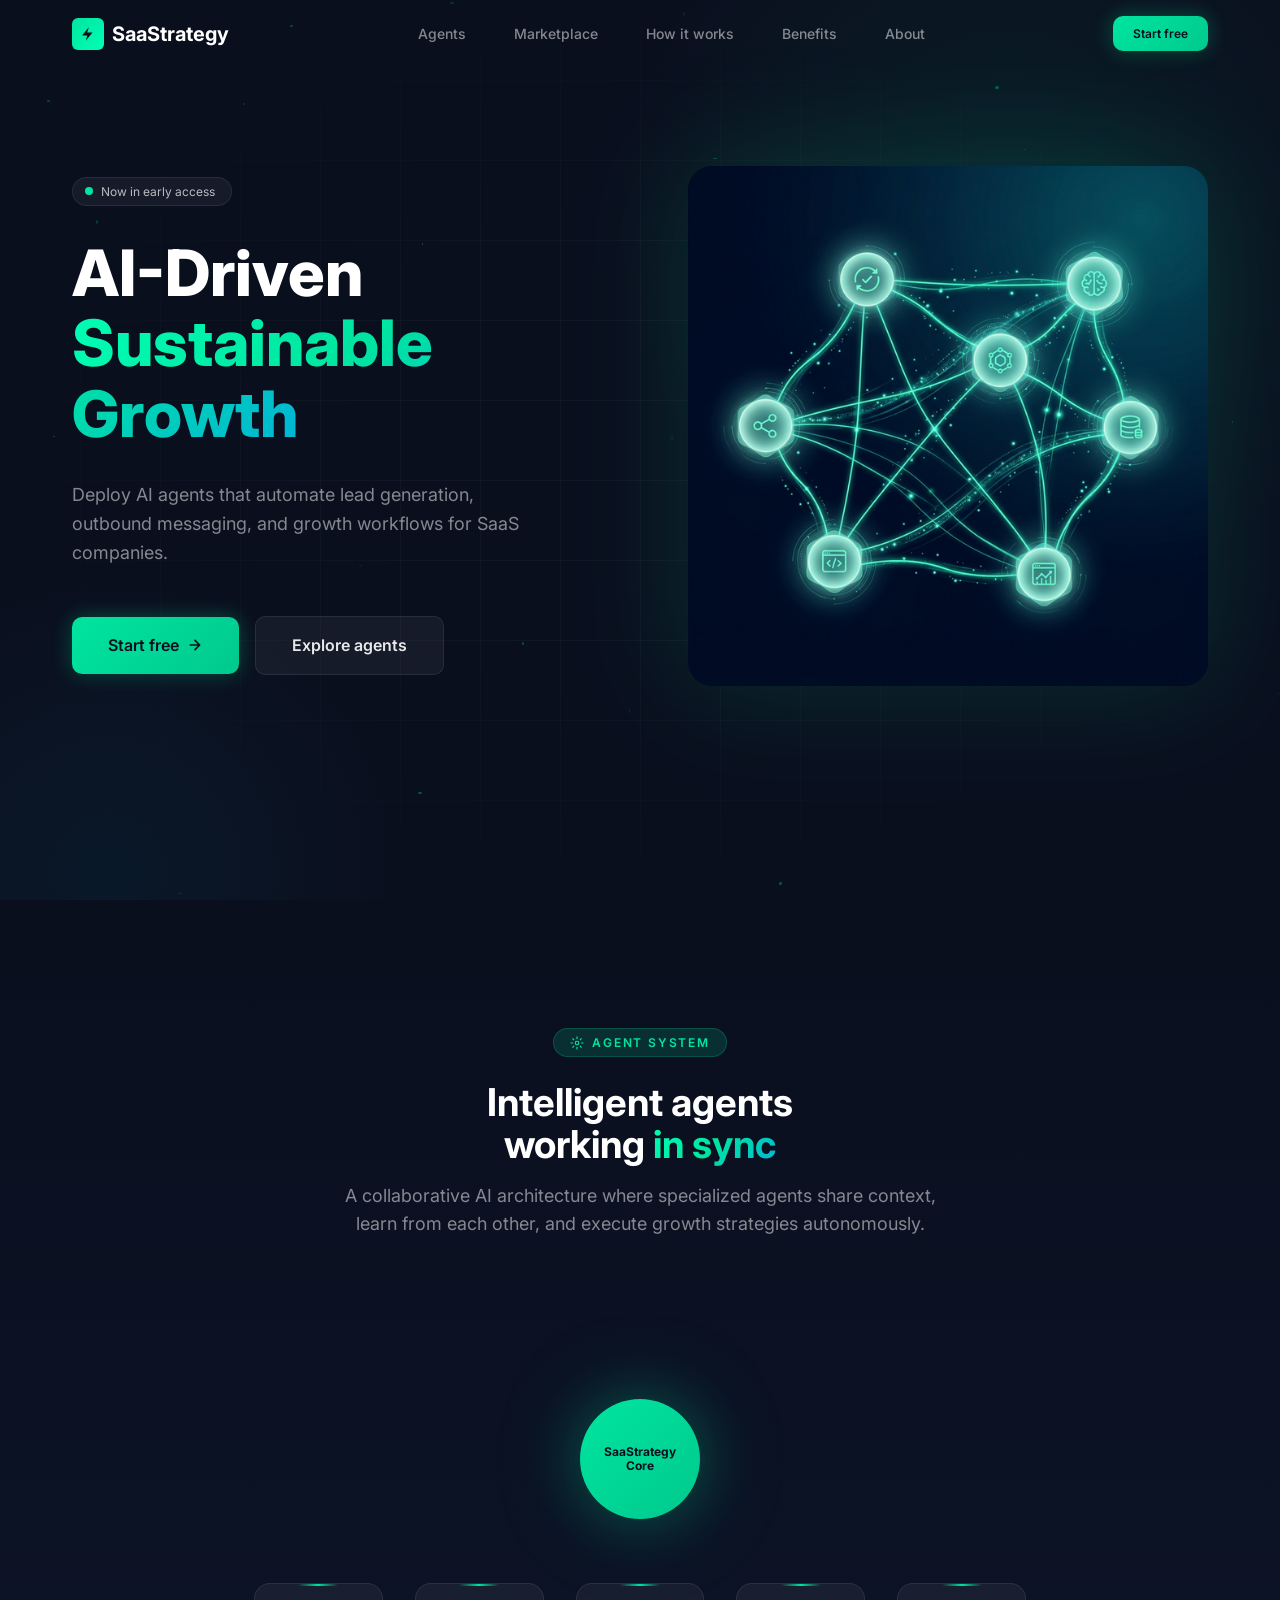
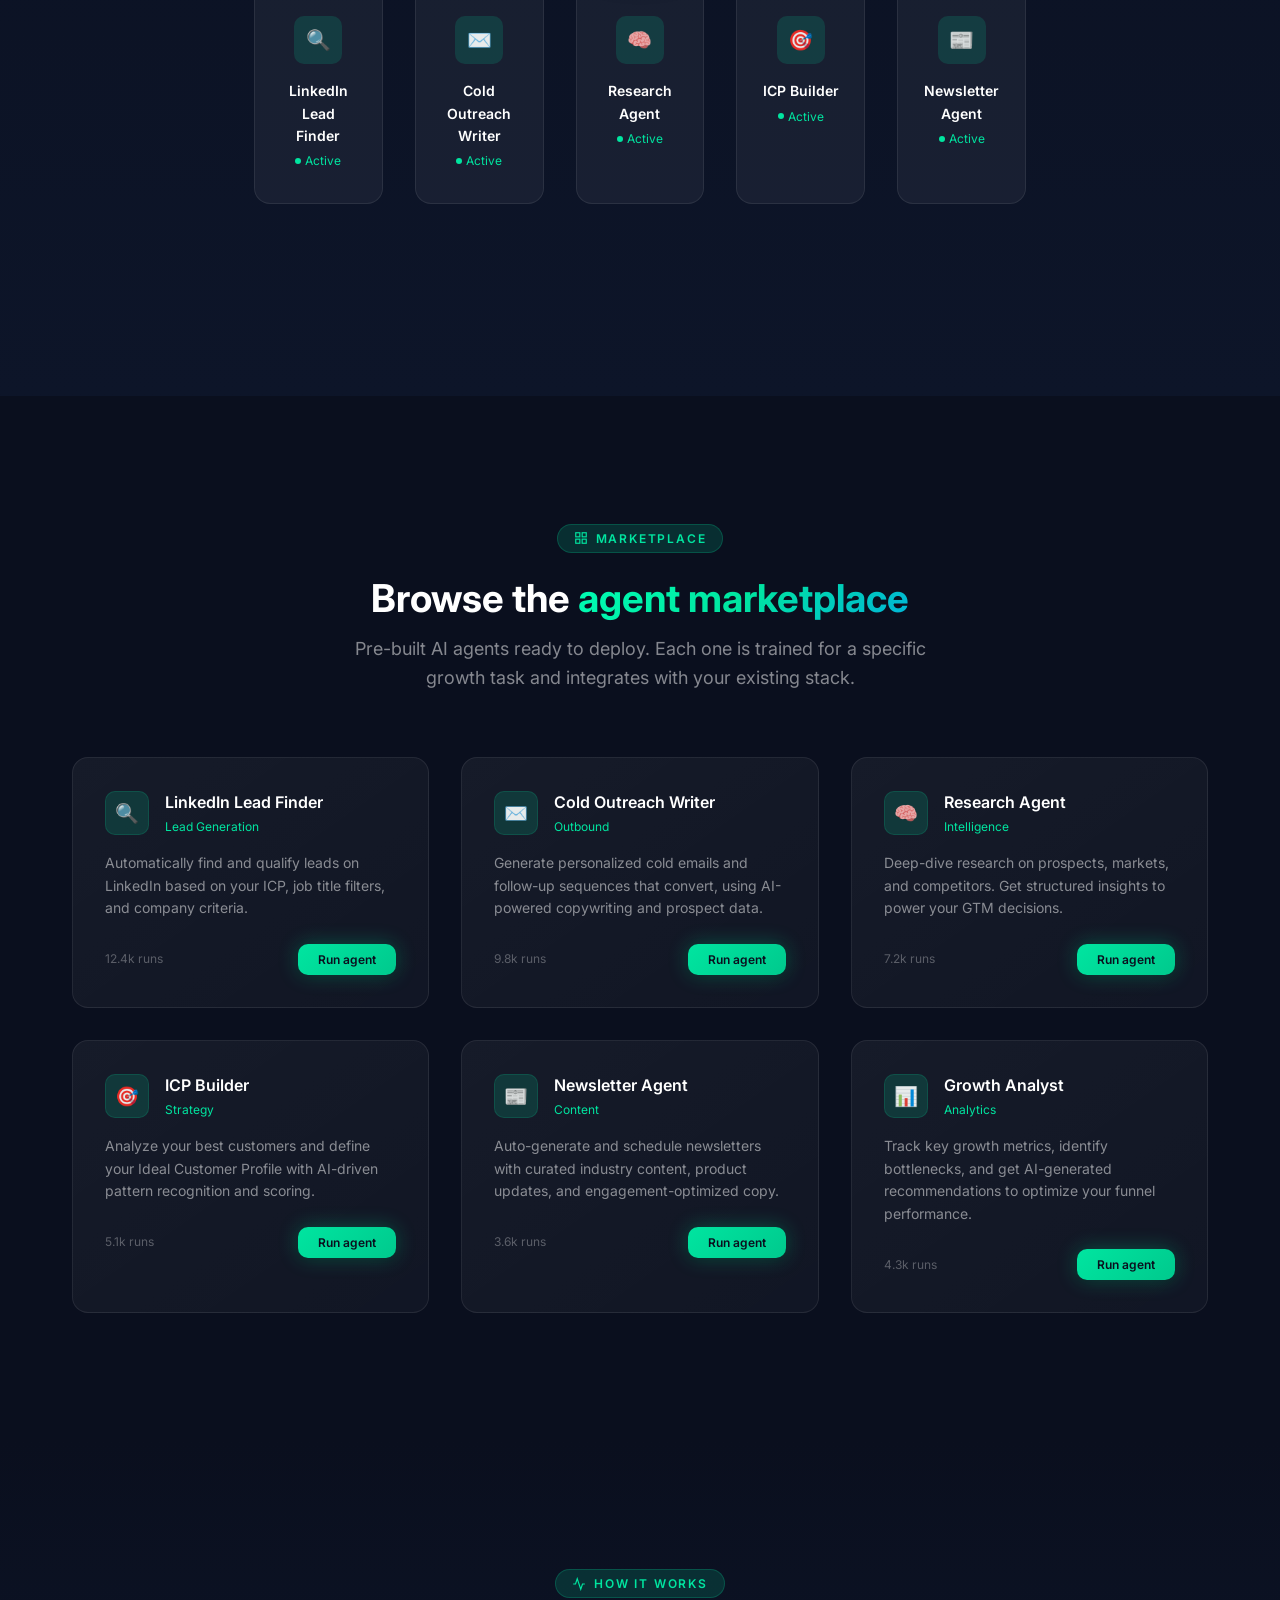
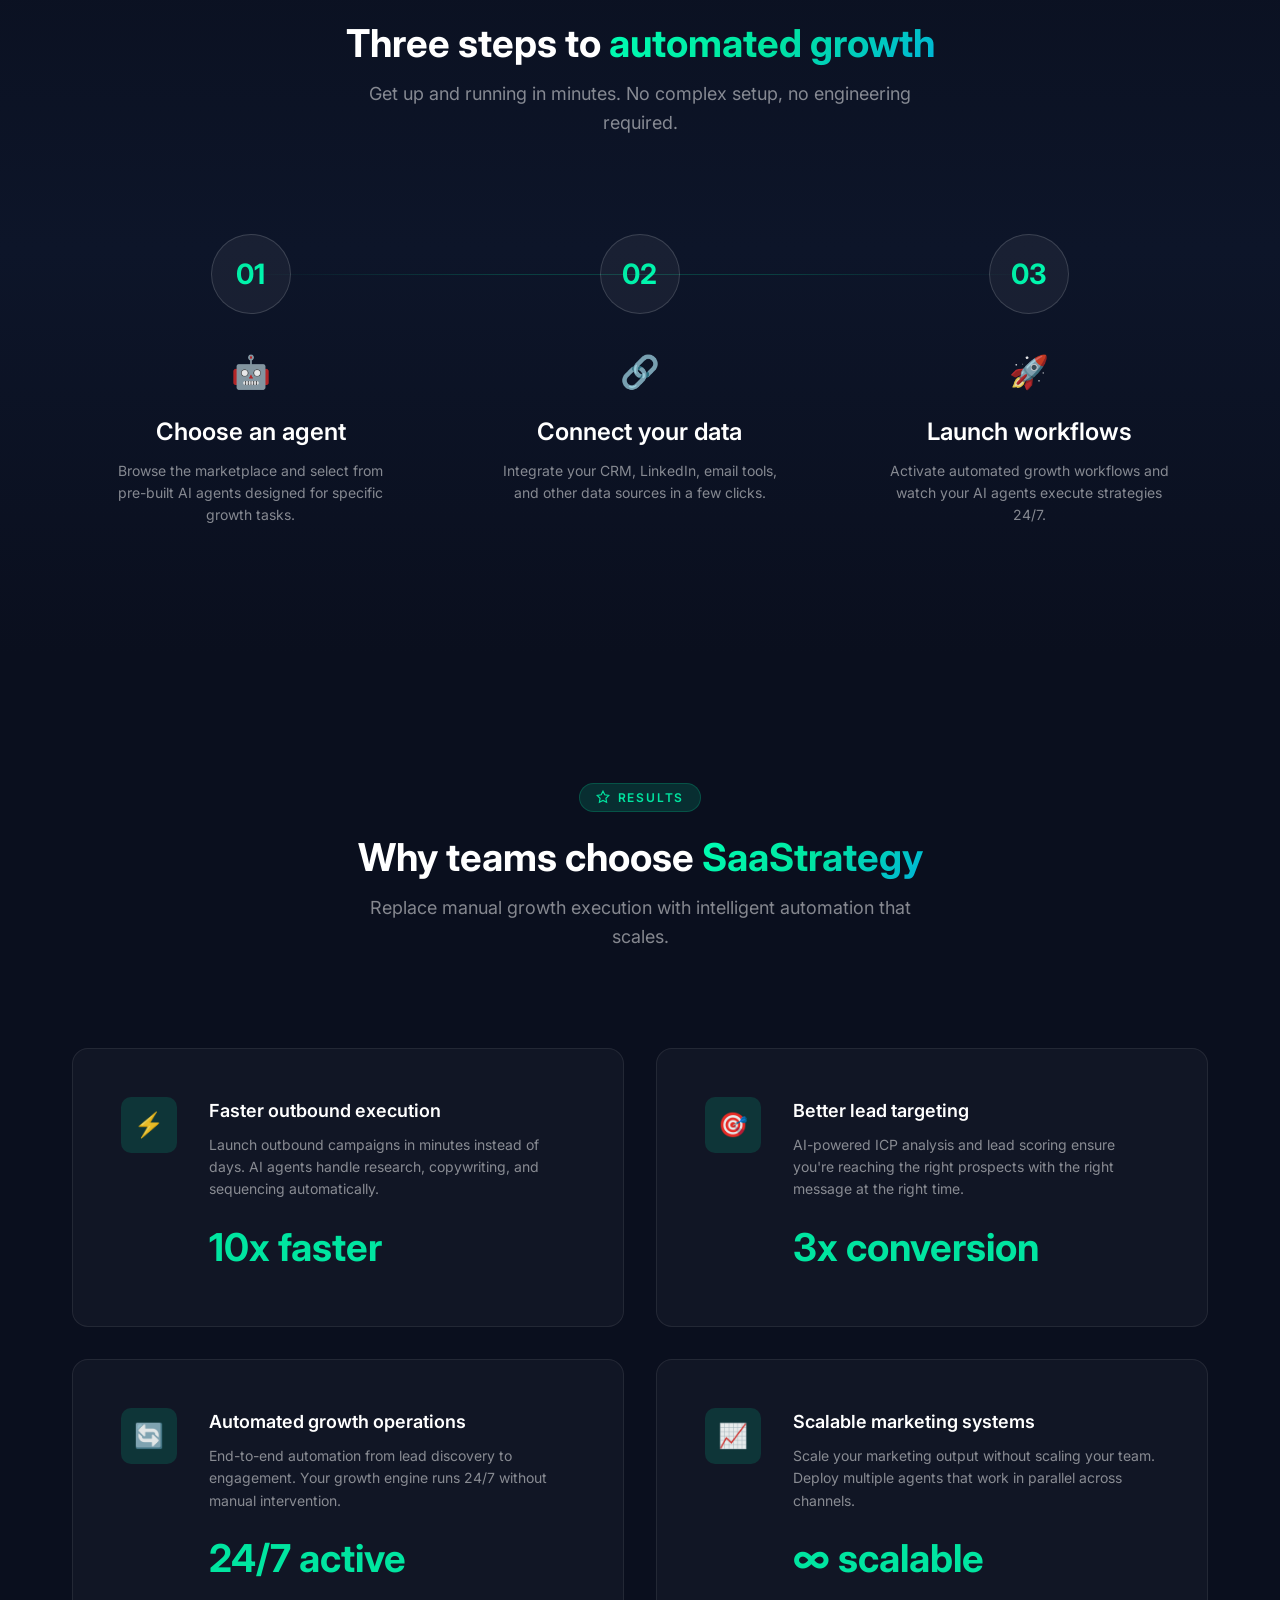
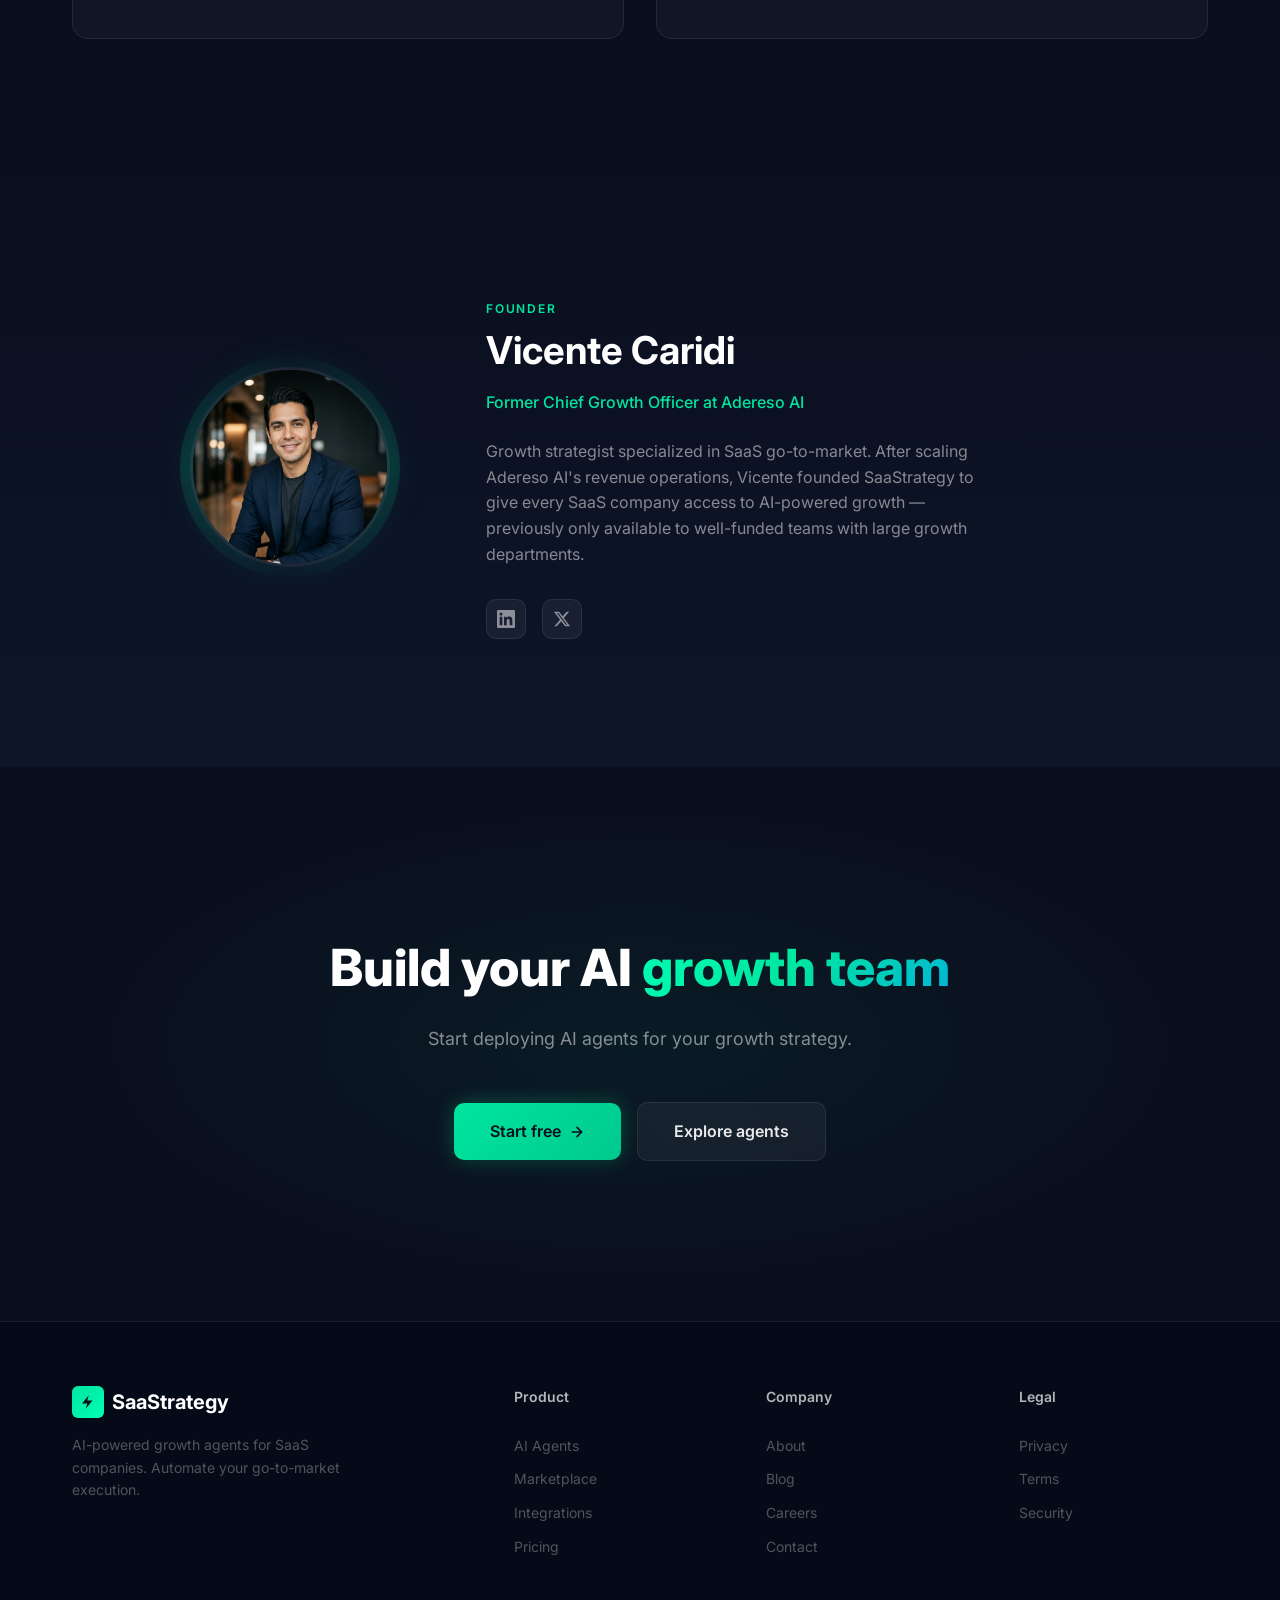
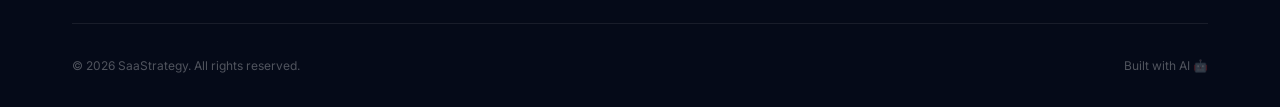
<file: index.html>
<!DOCTYPE html>
<html lang="en">

<head>
  <meta charset="UTF-8">
  <meta name="viewport" content="width=device-width, initial-scale=1.0">
  <title>SaaStrategy — AI-Driven Sustainable Growth</title>
  <meta name="description"
    content="Deploy AI agents that automate lead generation, outbound messaging, and growth workflows for SaaS companies. Build your AI growth team today.">
  <meta name="keywords" content="AI agents, SaaS growth, lead generation, outbound automation, growth strategy">
  <meta name="author" content="SaaStrategy">
  <meta property="og:title" content="SaaStrategy — AI-Driven Sustainable Growth">
  <meta property="og:description"
    content="Deploy AI agents that automate lead generation, outbound messaging, and growth workflows for SaaS companies.">
  <meta property="og:type" content="website">
  <link rel="stylesheet" href="index.css">
  <link rel="icon" type="image/svg+xml"
    href="data:image/svg+xml,<svg xmlns='http://www.w3.org/2000/svg' viewBox='0 0 100 100'><rect fill='%2300e5a0' rx='15' width='100' height='100'/><text x='50' y='68' font-size='60' text-anchor='middle' fill='%230a0f1e'>S</text></svg>">
</head>

<body>

  <!-- ============= NAVBAR ============= -->
  <nav class="navbar" id="navbar">
    <div class="container navbar__inner">
      <a href="#" class="navbar__logo">
        <div class="navbar__logo-icon">
          <svg viewBox="0 0 24 24">
            <path d="M13 3L4 14h7l-2 7 9-11h-7l2-7z" />
          </svg>
        </div>
        SaaStrategy
      </a>
      <ul class="navbar__links">
        <li><a href="#agents" class="navbar__link">Agents</a></li>
        <li><a href="#marketplace" class="navbar__link">Marketplace</a></li>
        <li><a href="#how-it-works" class="navbar__link">How it works</a></li>
        <li><a href="#benefits" class="navbar__link">Benefits</a></li>
        <li><a href="#founder" class="navbar__link">About</a></li>
      </ul>
      <div class="navbar__actions">
        <a href="https://app.saastrategy.com" class="btn btn--primary btn--sm">Start free</a>
      </div>
      <button class="navbar__hamburger" id="hamburger" aria-label="Menu">
        <span></span><span></span><span></span>
      </button>
    </div>
  </nav>

  <!-- ============= HERO ============= -->
  <section class="hero section" id="hero">
    <div class="hero__bg">
      <div class="hero__gradient-1"></div>
      <div class="hero__gradient-2"></div>
      <div class="hero__grid-lines"></div>
    </div>
    <div class="container hero__content">
      <div class="hero__text">
        <div class="hero__badge">
          <span class="hero__badge-dot"></span>
          Now in early access
        </div>
        <h1 class="hero__title">
          AI-Driven<br><span class="text-gradient">Sustainable Growth</span>
        </h1>
        <p class="hero__subtitle">
          Deploy AI agents that automate lead generation, outbound messaging, and growth workflows for SaaS companies.
        </p>
        <div class="hero__ctas">
          <a href="https://app.saastrategy.com" class="btn btn--primary btn--lg">
            Start free
            <svg width="16" height="16" viewBox="0 0 24 24" fill="none" stroke="currentColor" stroke-width="2.5"
              stroke-linecap="round" stroke-linejoin="round">
              <path d="M5 12h14M12 5l7 7-7 7" />
            </svg>
          </a>
          <a href="#agents" class="btn btn--secondary btn--lg">Explore agents</a>
        </div>
      </div>
      <div class="hero__visual">
        <img src="hero-visual.png" alt="AI Agent System Visualization">
      </div>
    </div>
  </section>

  <!-- ============= AI AGENT SYSTEM ============= -->
  <section class="agent-system section" id="agents">
    <div class="container">
      <div class="agent-system__header reveal">
        <span class="section-label">
          <svg width="14" height="14" viewBox="0 0 24 24" fill="none" stroke="currentColor" stroke-width="2">
            <circle cx="12" cy="12" r="3" />
            <path d="M12 1v4M12 19v4M4.2 4.2l2.8 2.8M17 17l2.8 2.8M1 12h4M19 12h4M4.2 19.8l2.8-2.8M17 7l2.8-2.8" />
          </svg>
          Agent System
        </span>
        <h2 class="section-title">Intelligent agents<br>working <span class="text-gradient">in sync</span></h2>
        <p class="section-subtitle mx-auto" style="text-align:center;">
          A collaborative AI architecture where specialized agents share context, learn from each other, and execute
          growth strategies autonomously.
        </p>
      </div>

      <div class="agent-system__visual reveal">
        <div class="agent-system__hub">
          <span class="agent-system__hub-text">SaaStrategy<br>Core</span>
        </div>

        <div class="agent-system__nodes">
          <div class="agent-node reveal reveal-delay-1">
            <div class="agent-node__icon">🔍</div>
            <div class="agent-node__name">LinkedIn Lead Finder</div>
            <div class="agent-node__status">Active</div>
          </div>
          <div class="agent-node reveal reveal-delay-2">
            <div class="agent-node__icon">✉️</div>
            <div class="agent-node__name">Cold Outreach Writer</div>
            <div class="agent-node__status">Active</div>
          </div>
          <div class="agent-node reveal reveal-delay-3">
            <div class="agent-node__icon">🧠</div>
            <div class="agent-node__name">Research Agent</div>
            <div class="agent-node__status">Active</div>
          </div>
          <div class="agent-node reveal reveal-delay-4">
            <div class="agent-node__icon">🎯</div>
            <div class="agent-node__name">ICP Builder</div>
            <div class="agent-node__status">Active</div>
          </div>
          <div class="agent-node reveal reveal-delay-5">
            <div class="agent-node__icon">📰</div>
            <div class="agent-node__name">Newsletter Agent</div>
            <div class="agent-node__status">Active</div>
          </div>
        </div>
      </div>
    </div>
  </section>

  <!-- ============= AGENT MARKETPLACE ============= -->
  <section class="marketplace section" id="marketplace">
    <div class="container">
      <div class="marketplace__header reveal">
        <span class="section-label">
          <svg width="14" height="14" viewBox="0 0 24 24" fill="none" stroke="currentColor" stroke-width="2">
            <rect x="3" y="3" width="7" height="7" />
            <rect x="14" y="3" width="7" height="7" />
            <rect x="3" y="14" width="7" height="7" />
            <rect x="14" y="14" width="7" height="7" />
          </svg>
          Marketplace
        </span>
        <h2 class="section-title">Browse the <span class="text-gradient">agent marketplace</span></h2>
        <p class="section-subtitle mx-auto" style="text-align:center;">
          Pre-built AI agents ready to deploy. Each one is trained for a specific growth task and integrates with your
          existing stack.
        </p>
      </div>

      <div class="marketplace__grid">
        <!-- Card 1 -->
        <div class="agent-card reveal">
          <div class="agent-card__header">
            <div class="agent-card__icon">🔍</div>
            <div>
              <div class="agent-card__name">LinkedIn Lead Finder</div>
              <div class="agent-card__tag">Lead Generation</div>
            </div>
          </div>
          <p class="agent-card__desc">Automatically find and qualify leads on LinkedIn based on your ICP, job title
            filters, and company criteria.</p>
          <div class="agent-card__footer">
            <span class="agent-card__runs">12.4k runs</span>
            <button class="btn btn--primary btn--sm">Run agent</button>
          </div>
        </div>
        <!-- Card 2 -->
        <div class="agent-card reveal reveal-delay-1">
          <div class="agent-card__header">
            <div class="agent-card__icon">✉️</div>
            <div>
              <div class="agent-card__name">Cold Outreach Writer</div>
              <div class="agent-card__tag">Outbound</div>
            </div>
          </div>
          <p class="agent-card__desc">Generate personalized cold emails and follow-up sequences that convert, using
            AI-powered copywriting and prospect data.</p>
          <div class="agent-card__footer">
            <span class="agent-card__runs">9.8k runs</span>
            <button class="btn btn--primary btn--sm">Run agent</button>
          </div>
        </div>
        <!-- Card 3 -->
        <div class="agent-card reveal reveal-delay-2">
          <div class="agent-card__header">
            <div class="agent-card__icon">🧠</div>
            <div>
              <div class="agent-card__name">Research Agent</div>
              <div class="agent-card__tag">Intelligence</div>
            </div>
          </div>
          <p class="agent-card__desc">Deep-dive research on prospects, markets, and competitors. Get structured insights
            to power your GTM decisions.</p>
          <div class="agent-card__footer">
            <span class="agent-card__runs">7.2k runs</span>
            <button class="btn btn--primary btn--sm">Run agent</button>
          </div>
        </div>
        <!-- Card 4 -->
        <div class="agent-card reveal">
          <div class="agent-card__header">
            <div class="agent-card__icon">🎯</div>
            <div>
              <div class="agent-card__name">ICP Builder</div>
              <div class="agent-card__tag">Strategy</div>
            </div>
          </div>
          <p class="agent-card__desc">Analyze your best customers and define your Ideal Customer Profile with AI-driven
            pattern recognition and scoring.</p>
          <div class="agent-card__footer">
            <span class="agent-card__runs">5.1k runs</span>
            <button class="btn btn--primary btn--sm">Run agent</button>
          </div>
        </div>
        <!-- Card 5 -->
        <div class="agent-card reveal reveal-delay-1">
          <div class="agent-card__header">
            <div class="agent-card__icon">📰</div>
            <div>
              <div class="agent-card__name">Newsletter Agent</div>
              <div class="agent-card__tag">Content</div>
            </div>
          </div>
          <p class="agent-card__desc">Auto-generate and schedule newsletters with curated industry content, product
            updates, and engagement-optimized copy.</p>
          <div class="agent-card__footer">
            <span class="agent-card__runs">3.6k runs</span>
            <button class="btn btn--primary btn--sm">Run agent</button>
          </div>
        </div>
        <!-- Card 6 -->
        <div class="agent-card reveal reveal-delay-2">
          <div class="agent-card__header">
            <div class="agent-card__icon">📊</div>
            <div>
              <div class="agent-card__name">Growth Analyst</div>
              <div class="agent-card__tag">Analytics</div>
            </div>
          </div>
          <p class="agent-card__desc">Track key growth metrics, identify bottlenecks, and get AI-generated
            recommendations to optimize your funnel performance.</p>
          <div class="agent-card__footer">
            <span class="agent-card__runs">4.3k runs</span>
            <button class="btn btn--primary btn--sm">Run agent</button>
          </div>
        </div>
      </div>
    </div>
  </section>

  <!-- ============= HOW IT WORKS ============= -->
  <section class="how-it-works section" id="how-it-works">
    <div class="container">
      <div class="how-it-works__header reveal">
        <span class="section-label">
          <svg width="14" height="14" viewBox="0 0 24 24" fill="none" stroke="currentColor" stroke-width="2">
            <polyline points="22 12 18 12 15 21 9 3 6 12 2 12" />
          </svg>
          How it works
        </span>
        <h2 class="section-title">Three steps to <span class="text-gradient">automated growth</span></h2>
        <p class="section-subtitle mx-auto" style="text-align:center;">
          Get up and running in minutes. No complex setup, no engineering required.
        </p>
      </div>

      <div class="how-it-works__steps">
        <div class="step-card reveal">
          <div class="step-card__number"><span>01</span></div>
          <div class="step-card__icon">🤖</div>
          <h3 class="step-card__title">Choose an agent</h3>
          <p class="step-card__desc">Browse the marketplace and select from pre-built AI agents designed for specific
            growth tasks.</p>
        </div>
        <div class="step-card reveal reveal-delay-2">
          <div class="step-card__number"><span>02</span></div>
          <div class="step-card__icon">🔗</div>
          <h3 class="step-card__title">Connect your data</h3>
          <p class="step-card__desc">Integrate your CRM, LinkedIn, email tools, and other data sources in a few clicks.
          </p>
        </div>
        <div class="step-card reveal reveal-delay-4">
          <div class="step-card__number"><span>03</span></div>
          <div class="step-card__icon">🚀</div>
          <h3 class="step-card__title">Launch workflows</h3>
          <p class="step-card__desc">Activate automated growth workflows and watch your AI agents execute strategies
            24/7.</p>
        </div>
      </div>
    </div>
  </section>

  <!-- ============= BENEFITS ============= -->
  <section class="benefits section" id="benefits">
    <div class="container">
      <div class="benefits__header reveal">
        <span class="section-label">
          <svg width="14" height="14" viewBox="0 0 24 24" fill="none" stroke="currentColor" stroke-width="2">
            <path d="M12 2l3.09 6.26L22 9.27l-5 4.87 1.18 6.88L12 17.77l-6.18 3.25L7 14.14 2 9.27l6.91-1.01L12 2z" />
          </svg>
          Results
        </span>
        <h2 class="section-title">Why teams choose <span class="text-gradient">SaaStrategy</span></h2>
        <p class="section-subtitle mx-auto" style="text-align:center;">
          Replace manual growth execution with intelligent automation that scales.
        </p>
      </div>

      <div class="benefits__grid">
        <div class="benefit-card reveal">
          <div class="benefit-card__icon">⚡</div>
          <div>
            <h3 class="benefit-card__title">Faster outbound execution</h3>
            <p class="benefit-card__desc">Launch outbound campaigns in minutes instead of days. AI agents handle
              research, copywriting, and sequencing automatically.</p>
            <div class="benefit-card__stat">10x faster</div>
          </div>
        </div>
        <div class="benefit-card reveal reveal-delay-1">
          <div class="benefit-card__icon">🎯</div>
          <div>
            <h3 class="benefit-card__title">Better lead targeting</h3>
            <p class="benefit-card__desc">AI-powered ICP analysis and lead scoring ensure you're reaching the right
              prospects with the right message at the right time.</p>
            <div class="benefit-card__stat">3x conversion</div>
          </div>
        </div>
        <div class="benefit-card reveal reveal-delay-2">
          <div class="benefit-card__icon">🔄</div>
          <div>
            <h3 class="benefit-card__title">Automated growth operations</h3>
            <p class="benefit-card__desc">End-to-end automation from lead discovery to engagement. Your growth engine
              runs 24/7 without manual intervention.</p>
            <div class="benefit-card__stat">24/7 active</div>
          </div>
        </div>
        <div class="benefit-card reveal reveal-delay-3">
          <div class="benefit-card__icon">📈</div>
          <div>
            <h3 class="benefit-card__title">Scalable marketing systems</h3>
            <p class="benefit-card__desc">Scale your marketing output without scaling your team. Deploy multiple agents
              that work in parallel across channels.</p>
            <div class="benefit-card__stat">∞ scalable</div>
          </div>
        </div>
      </div>
    </div>
  </section>

  <!-- ============= FOUNDER ============= -->
  <section class="founder section" id="founder">
    <div class="container">
      <div class="founder__inner reveal">
        <div class="founder__image-wrapper">
          <div class="founder__image-glow"></div>
          <img src="founder.png" alt="Vicente Caridi" class="founder__image">
        </div>
        <div class="founder__info">
          <span class="founder__label">Founder</span>
          <h2 class="founder__name">Vicente Caridi</h2>
          <p class="founder__role">Former Chief Growth Officer at Adereso AI</p>
          <p class="founder__bio">
            Growth strategist specialized in SaaS go-to-market. After scaling Adereso AI's revenue operations, Vicente
            founded SaaStrategy to give every SaaS company access to AI-powered growth — previously only available to
            well-funded teams with large growth departments.
          </p>
          <div class="founder__socials">
            <a href="#" class="founder__social-link" aria-label="LinkedIn">
              <svg width="18" height="18" viewBox="0 0 24 24" fill="currentColor">
                <path
                  d="M20.447 20.452h-3.554v-5.569c0-1.328-.027-3.037-1.852-3.037-1.853 0-2.136 1.445-2.136 2.939v5.667H9.351V9h3.414v1.561h.046c.477-.9 1.637-1.85 3.37-1.85 3.601 0 4.267 2.37 4.267 5.455v6.286zM5.337 7.433a2.062 2.062 0 01-2.063-2.065 2.064 2.064 0 112.063 2.065zm1.782 13.019H3.555V9h3.564v11.452zM22.225 0H1.771C.792 0 0 .774 0 1.729v20.542C0 23.227.792 24 1.771 24h20.451C23.2 24 24 23.227 24 22.271V1.729C24 .774 23.2 0 22.222 0h.003z" />
              </svg>
            </a>
            <a href="#" class="founder__social-link" aria-label="Twitter">
              <svg width="18" height="18" viewBox="0 0 24 24" fill="currentColor">
                <path
                  d="M18.244 2.25h3.308l-7.227 8.26 8.502 11.24H16.17l-5.214-6.817L4.99 21.75H1.68l7.73-8.835L1.254 2.25H8.08l4.713 6.231zm-1.161 17.52h1.833L7.084 4.126H5.117z" />
              </svg>
            </a>
          </div>
        </div>
      </div>
    </div>
  </section>

  <!-- ============= FINAL CTA ============= -->
  <section class="final-cta" id="cta">
    <div class="final-cta__bg"></div>
    <div class="container final-cta__content reveal">
      <h2 class="final-cta__title">Build your AI <span class="text-gradient">growth team</span></h2>
      <p class="final-cta__subtitle">Start deploying AI agents for your growth strategy.</p>
      <div class="final-cta__btn-group">
        <a href="https://app.saastrategy.com" class="btn btn--primary btn--lg">
          Start free
          <svg width="16" height="16" viewBox="0 0 24 24" fill="none" stroke="currentColor" stroke-width="2.5"
            stroke-linecap="round" stroke-linejoin="round">
            <path d="M5 12h14M12 5l7 7-7 7" />
          </svg>
        </a>
        <a href="#agents" class="btn btn--secondary btn--lg">Explore agents</a>
      </div>
    </div>
  </section>

  <!-- ============= FOOTER ============= -->
  <footer class="footer">
    <div class="container">
      <div class="footer__inner">
        <div class="footer__brand">
          <a href="#" class="navbar__logo">
            <div class="navbar__logo-icon">
              <svg viewBox="0 0 24 24">
                <path d="M13 3L4 14h7l-2 7 9-11h-7l2-7z" />
              </svg>
            </div>
            SaaStrategy
          </a>
          <p class="footer__brand-desc">AI-powered growth agents for SaaS companies. Automate your go-to-market
            execution.</p>
        </div>
        <div class="footer__col">
          <h4 class="footer__col-title">Product</h4>
          <ul class="footer__links">
            <li><a href="#agents" class="footer__link">AI Agents</a></li>
            <li><a href="#marketplace" class="footer__link">Marketplace</a></li>
            <li><a href="#" class="footer__link">Integrations</a></li>
            <li><a href="#" class="footer__link">Pricing</a></li>
          </ul>
        </div>
        <div class="footer__col">
          <h4 class="footer__col-title">Company</h4>
          <ul class="footer__links">
            <li><a href="#founder" class="footer__link">About</a></li>
            <li><a href="#" class="footer__link">Blog</a></li>
            <li><a href="#" class="footer__link">Careers</a></li>
            <li><a href="#" class="footer__link">Contact</a></li>
          </ul>
        </div>
        <div class="footer__col">
          <h4 class="footer__col-title">Legal</h4>
          <ul class="footer__links">
            <li><a href="privacy.html" class="footer__link">Privacy</a></li>
            <li><a href="terms.html" class="footer__link">Terms</a></li>
            <li><a href="#" class="footer__link">Security</a></li>
          </ul>
        </div>
      </div>
      <div class="footer__bottom">
        <span>&copy; 2026 SaaStrategy. All rights reserved.</span>
        <span>Built with AI 🤖</span>
      </div>
    </div>
  </footer>

  <script src="index.js"></script>
</body>

</html>
</file>
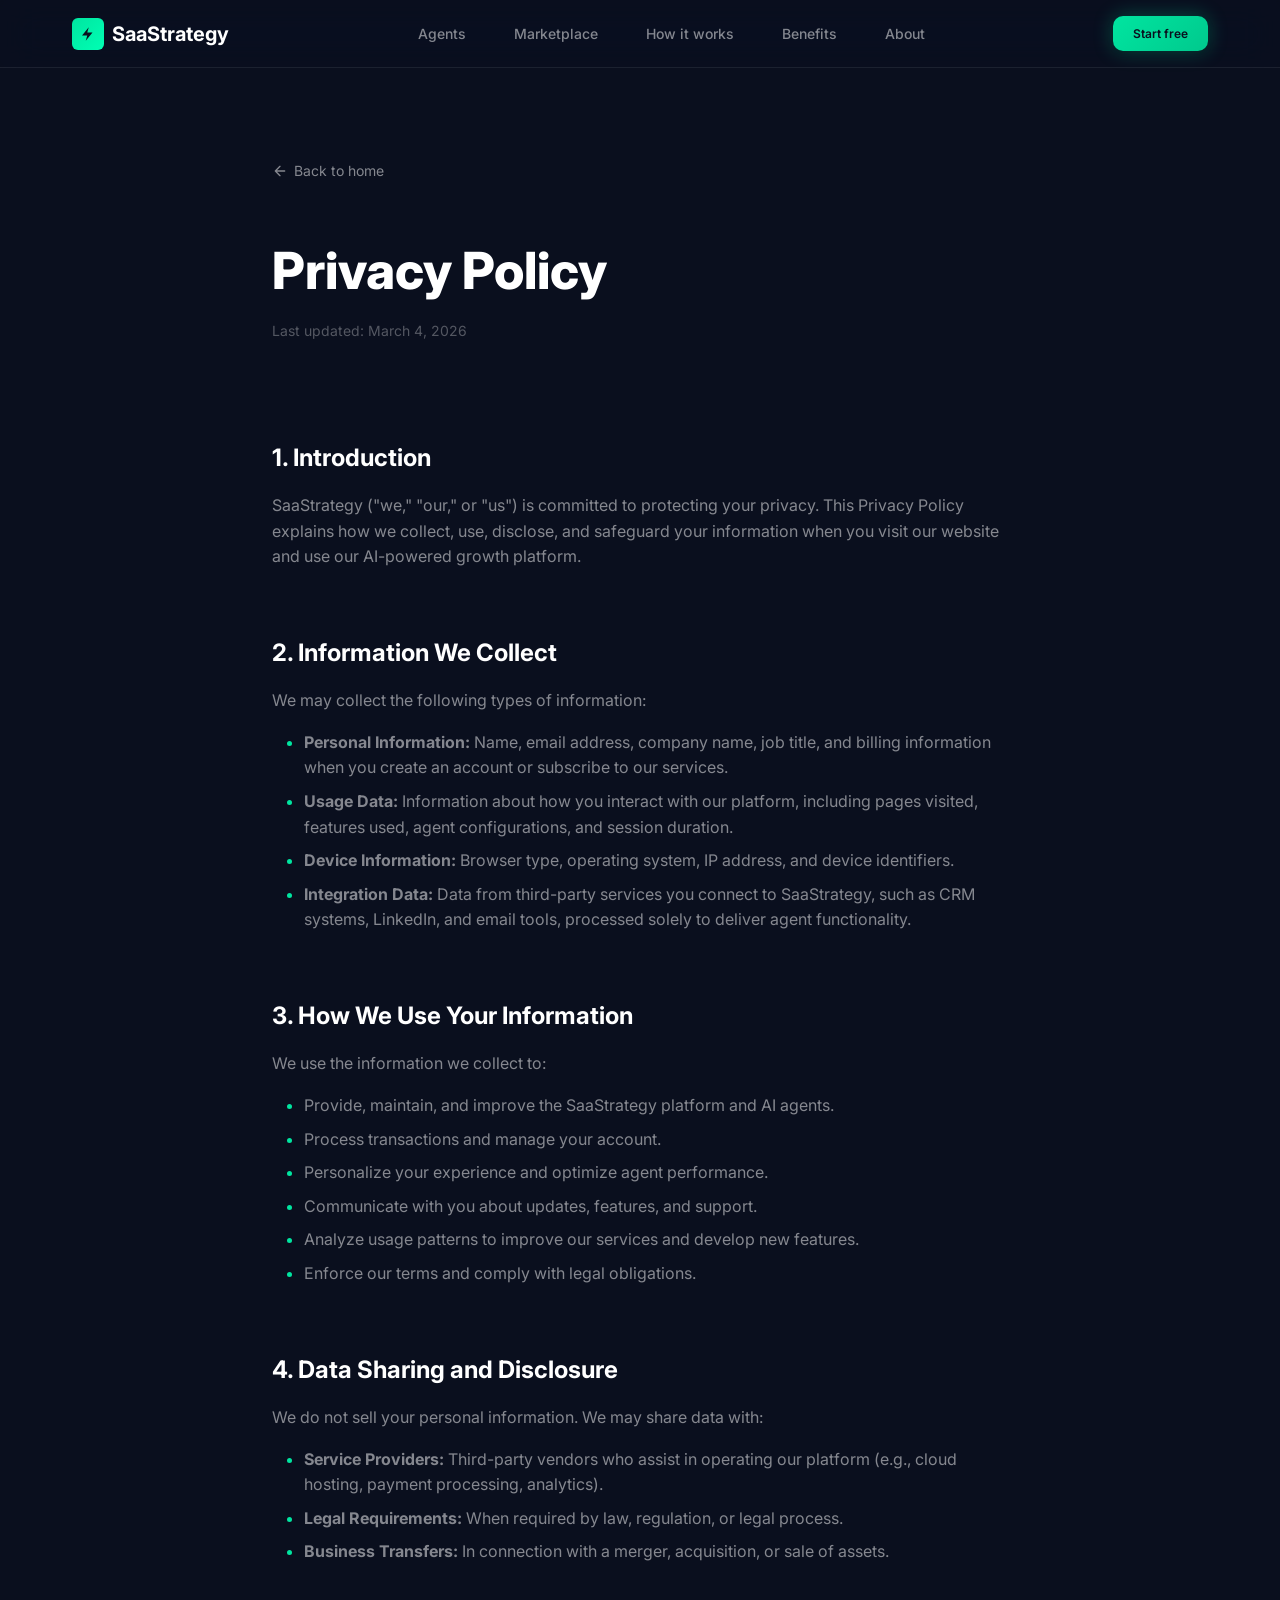
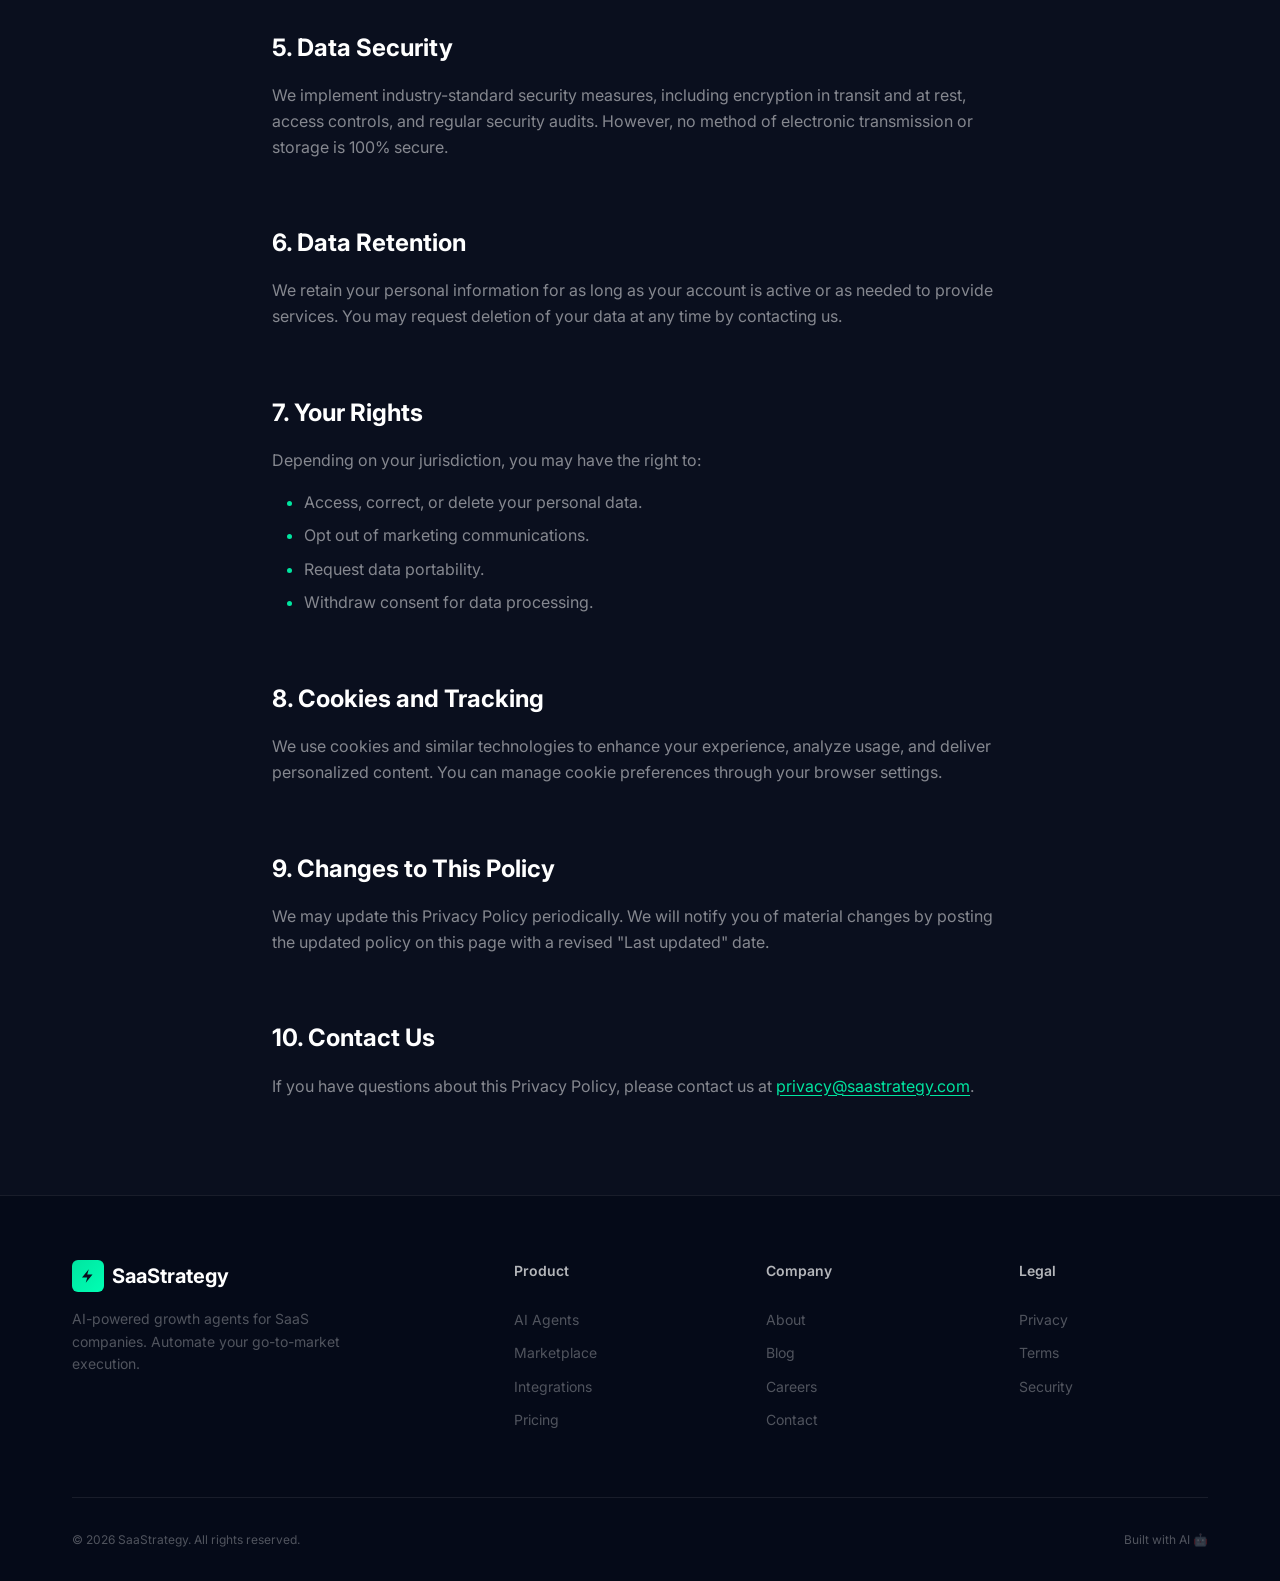
<file: privacy.html>
<!DOCTYPE html>
<html lang="en">

<head>
    <meta charset="UTF-8">
    <meta name="viewport" content="width=device-width, initial-scale=1.0">
    <title>Privacy Policy — SaaStrategy</title>
    <meta name="description" content="SaaStrategy Privacy Policy. Learn how we collect, use, and protect your data.">
    <link rel="stylesheet" href="index.css">
    <link rel="icon" type="image/svg+xml"
        href="data:image/svg+xml,<svg xmlns='http://www.w3.org/2000/svg' viewBox='0 0 100 100'><rect fill='%2300e5a0' rx='15' width='100' height='100'/><text x='50' y='68' font-size='60' text-anchor='middle' fill='%230a0f1e'>S</text></svg>">
    <style>
        .legal-page {
            padding: 160px 0 80px;
        }

        .legal-page__back {
            display: inline-flex;
            align-items: center;
            gap: 6px;
            font-size: var(--fs-small);
            color: var(--white-50);
            margin-bottom: var(--space-2xl);
            transition: color var(--transition-fast);
        }

        .legal-page__back:hover {
            color: var(--aqua-500);
        }

        .legal-page__back svg {
            width: 16px;
            height: 16px;
        }

        .legal-page__title {
            font-size: var(--fs-h1);
            font-weight: var(--fw-extrabold);
            color: var(--white);
            margin-bottom: var(--space-sm);
        }

        .legal-page__updated {
            font-size: var(--fs-small);
            color: var(--white-30);
            margin-bottom: var(--space-4xl);
        }

        .legal-page__content h2 {
            font-size: var(--fs-h3);
            font-weight: var(--fw-bold);
            color: var(--white);
            margin-top: var(--space-3xl);
            margin-bottom: var(--space-md);
        }

        .legal-page__content h2:first-child {
            margin-top: 0;
        }

        .legal-page__content p {
            font-size: var(--fs-body);
            color: var(--white-50);
            line-height: var(--lh-normal);
            margin-bottom: var(--space-md);
        }

        .legal-page__content ul {
            margin-bottom: var(--space-md);
            padding-left: var(--space-xl);
        }

        .legal-page__content li {
            font-size: var(--fs-body);
            color: var(--white-50);
            line-height: var(--lh-normal);
            margin-bottom: var(--space-sm);
            list-style: disc;
        }

        .legal-page__content li::marker {
            color: var(--aqua-500);
        }

        .legal-page__content a {
            color: var(--aqua-500);
            text-decoration: underline;
            text-underline-offset: 3px;
        }

        .legal-page__content a:hover {
            color: var(--aqua-400);
        }
    </style>
</head>

<body>

    <!-- ============= NAVBAR ============= -->
    <nav class="navbar scrolled" id="navbar">
        <div class="container navbar__inner">
            <a href="index.html" class="navbar__logo">
                <div class="navbar__logo-icon">
                    <svg viewBox="0 0 24 24">
                        <path d="M13 3L4 14h7l-2 7 9-11h-7l2-7z" />
                    </svg>
                </div>
                SaaStrategy
            </a>
            <ul class="navbar__links">
                <li><a href="index.html#agents" class="navbar__link">Agents</a></li>
                <li><a href="index.html#marketplace" class="navbar__link">Marketplace</a></li>
                <li><a href="index.html#how-it-works" class="navbar__link">How it works</a></li>
                <li><a href="index.html#benefits" class="navbar__link">Benefits</a></li>
                <li><a href="index.html#founder" class="navbar__link">About</a></li>
            </ul>
            <div class="navbar__actions">
                <a href="https://app.saastrategy.com" class="btn btn--primary btn--sm">Start free</a>
            </div>
            <button class="navbar__hamburger" id="hamburger" aria-label="Menu">
                <span></span><span></span><span></span>
            </button>
        </div>
    </nav>

    <!-- ============= PRIVACY CONTENT ============= -->
    <section class="legal-page">
        <div class="container container--narrow">
            <a href="index.html" class="legal-page__back">
                <svg viewBox="0 0 24 24" fill="none" stroke="currentColor" stroke-width="2" stroke-linecap="round"
                    stroke-linejoin="round">
                    <path d="M19 12H5M12 19l-7-7 7-7" />
                </svg>
                Back to home
            </a>
            <h1 class="legal-page__title">Privacy Policy</h1>
            <p class="legal-page__updated">Last updated: March 4, 2026</p>

            <div class="legal-page__content">
                <h2>1. Introduction</h2>
                <p>SaaStrategy ("we," "our," or "us") is committed to protecting your privacy. This Privacy Policy
                    explains how we collect, use, disclose, and safeguard your information when you visit our website
                    and use our AI-powered growth platform.</p>

                <h2>2. Information We Collect</h2>
                <p>We may collect the following types of information:</p>
                <ul>
                    <li><strong>Personal Information:</strong> Name, email address, company name, job title, and billing
                        information when you create an account or subscribe to our services.</li>
                    <li><strong>Usage Data:</strong> Information about how you interact with our platform, including
                        pages visited, features used, agent configurations, and session duration.</li>
                    <li><strong>Device Information:</strong> Browser type, operating system, IP address, and device
                        identifiers.</li>
                    <li><strong>Integration Data:</strong> Data from third-party services you connect to SaaStrategy,
                        such as CRM systems, LinkedIn, and email tools, processed solely to deliver agent functionality.
                    </li>
                </ul>

                <h2>3. How We Use Your Information</h2>
                <p>We use the information we collect to:</p>
                <ul>
                    <li>Provide, maintain, and improve the SaaStrategy platform and AI agents.</li>
                    <li>Process transactions and manage your account.</li>
                    <li>Personalize your experience and optimize agent performance.</li>
                    <li>Communicate with you about updates, features, and support.</li>
                    <li>Analyze usage patterns to improve our services and develop new features.</li>
                    <li>Enforce our terms and comply with legal obligations.</li>
                </ul>

                <h2>4. Data Sharing and Disclosure</h2>
                <p>We do not sell your personal information. We may share data with:</p>
                <ul>
                    <li><strong>Service Providers:</strong> Third-party vendors who assist in operating our platform
                        (e.g., cloud hosting, payment processing, analytics).</li>
                    <li><strong>Legal Requirements:</strong> When required by law, regulation, or legal process.</li>
                    <li><strong>Business Transfers:</strong> In connection with a merger, acquisition, or sale of
                        assets.</li>
                </ul>

                <h2>5. Data Security</h2>
                <p>We implement industry-standard security measures, including encryption in transit and at rest, access
                    controls, and regular security audits. However, no method of electronic transmission or storage is
                    100% secure.</p>

                <h2>6. Data Retention</h2>
                <p>We retain your personal information for as long as your account is active or as needed to provide
                    services. You may request deletion of your data at any time by contacting us.</p>

                <h2>7. Your Rights</h2>
                <p>Depending on your jurisdiction, you may have the right to:</p>
                <ul>
                    <li>Access, correct, or delete your personal data.</li>
                    <li>Opt out of marketing communications.</li>
                    <li>Request data portability.</li>
                    <li>Withdraw consent for data processing.</li>
                </ul>

                <h2>8. Cookies and Tracking</h2>
                <p>We use cookies and similar technologies to enhance your experience, analyze usage, and deliver
                    personalized content. You can manage cookie preferences through your browser settings.</p>

                <h2>9. Changes to This Policy</h2>
                <p>We may update this Privacy Policy periodically. We will notify you of material changes by posting the
                    updated policy on this page with a revised "Last updated" date.</p>

                <h2>10. Contact Us</h2>
                <p>If you have questions about this Privacy Policy, please contact us at <a
                        href="mailto:privacy@saastrategy.com">privacy@saastrategy.com</a>.</p>
            </div>
        </div>
    </section>

    <!-- ============= FOOTER ============= -->
    <footer class="footer">
        <div class="container">
            <div class="footer__inner">
                <div class="footer__brand">
                    <a href="index.html" class="navbar__logo">
                        <div class="navbar__logo-icon">
                            <svg viewBox="0 0 24 24">
                                <path d="M13 3L4 14h7l-2 7 9-11h-7l2-7z" />
                            </svg>
                        </div>
                        SaaStrategy
                    </a>
                    <p class="footer__brand-desc">AI-powered growth agents for SaaS companies. Automate your
                        go-to-market execution.</p>
                </div>
                <div class="footer__col">
                    <h4 class="footer__col-title">Product</h4>
                    <ul class="footer__links">
                        <li><a href="index.html#agents" class="footer__link">AI Agents</a></li>
                        <li><a href="index.html#marketplace" class="footer__link">Marketplace</a></li>
                        <li><a href="#" class="footer__link">Integrations</a></li>
                        <li><a href="#" class="footer__link">Pricing</a></li>
                    </ul>
                </div>
                <div class="footer__col">
                    <h4 class="footer__col-title">Company</h4>
                    <ul class="footer__links">
                        <li><a href="index.html#founder" class="footer__link">About</a></li>
                        <li><a href="#" class="footer__link">Blog</a></li>
                        <li><a href="#" class="footer__link">Careers</a></li>
                        <li><a href="#" class="footer__link">Contact</a></li>
                    </ul>
                </div>
                <div class="footer__col">
                    <h4 class="footer__col-title">Legal</h4>
                    <ul class="footer__links">
                        <li><a href="privacy.html" class="footer__link">Privacy</a></li>
                        <li><a href="terms.html" class="footer__link">Terms</a></li>
                        <li><a href="#" class="footer__link">Security</a></li>
                    </ul>
                </div>
            </div>
            <div class="footer__bottom">
                <span>&copy; 2026 SaaStrategy. All rights reserved.</span>
                <span>Built with AI 🤖</span>
            </div>
        </div>
    </footer>

</body>

</html>
</file>
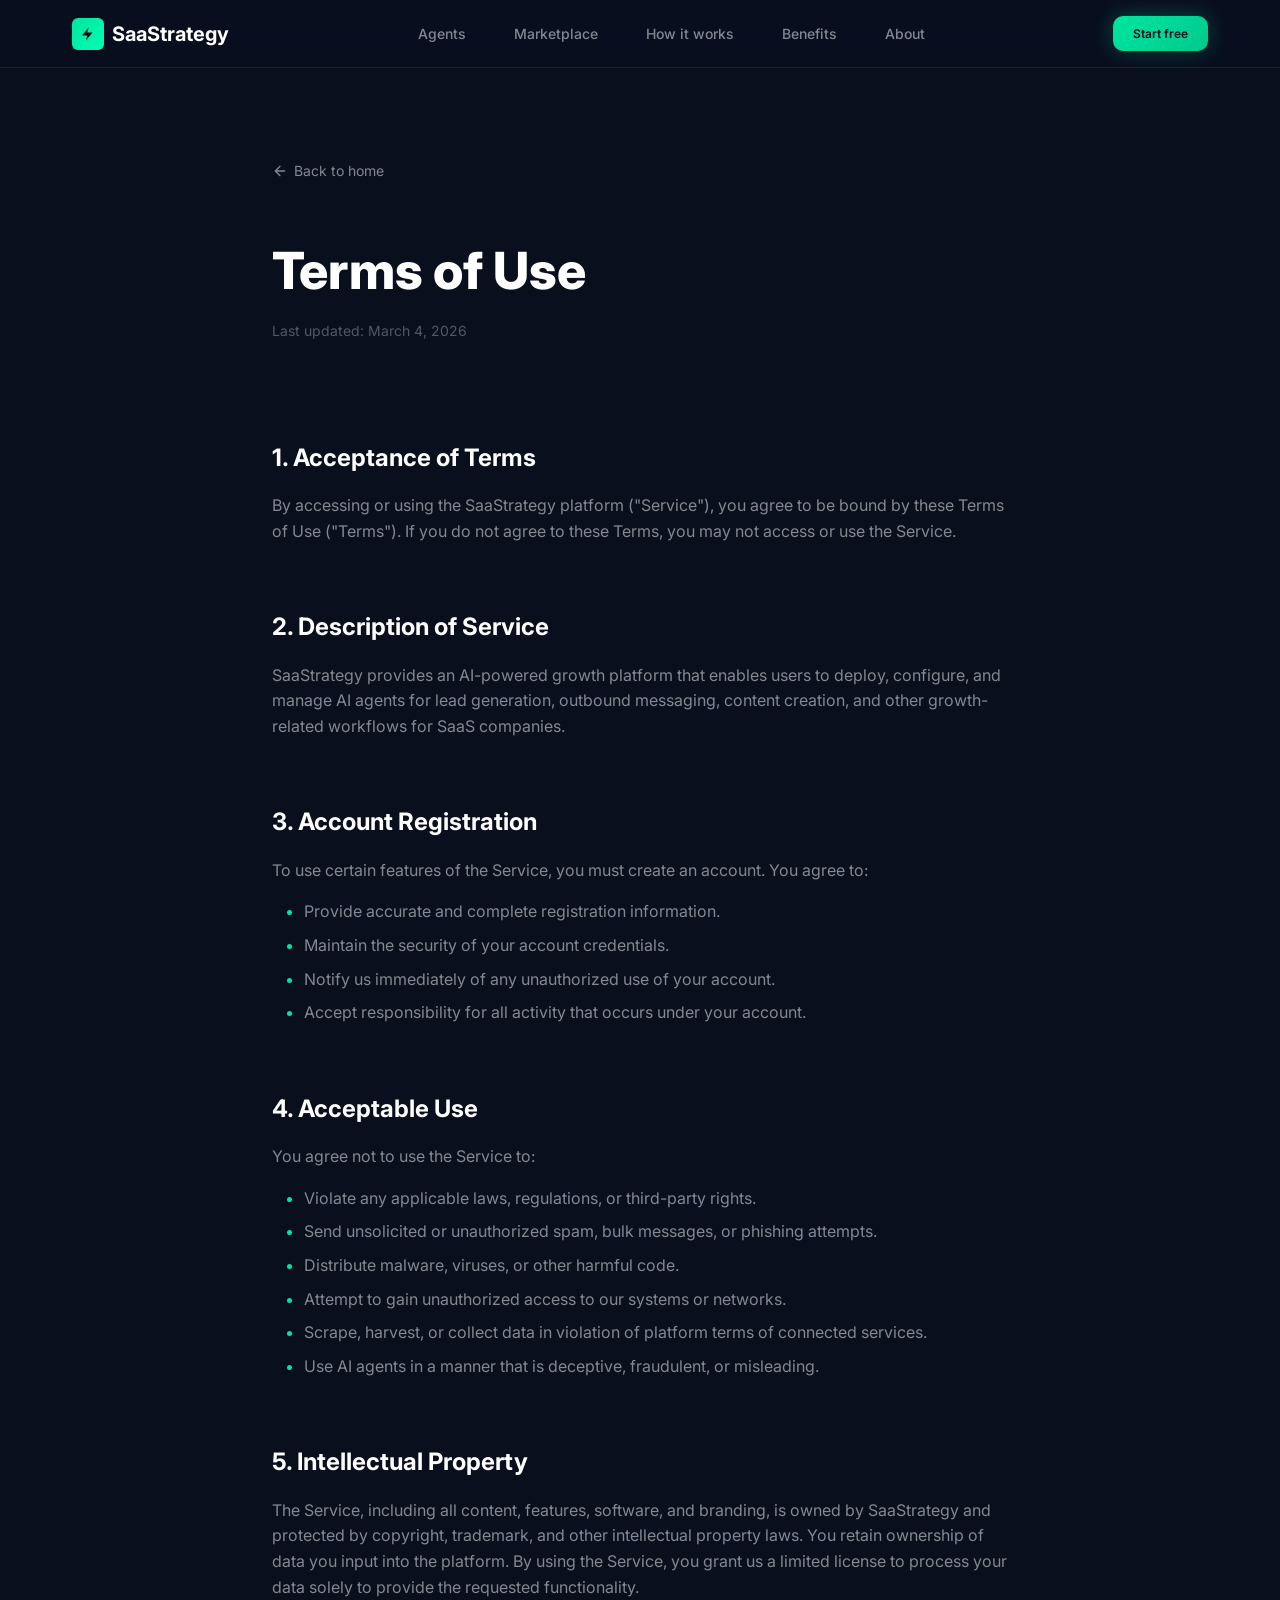
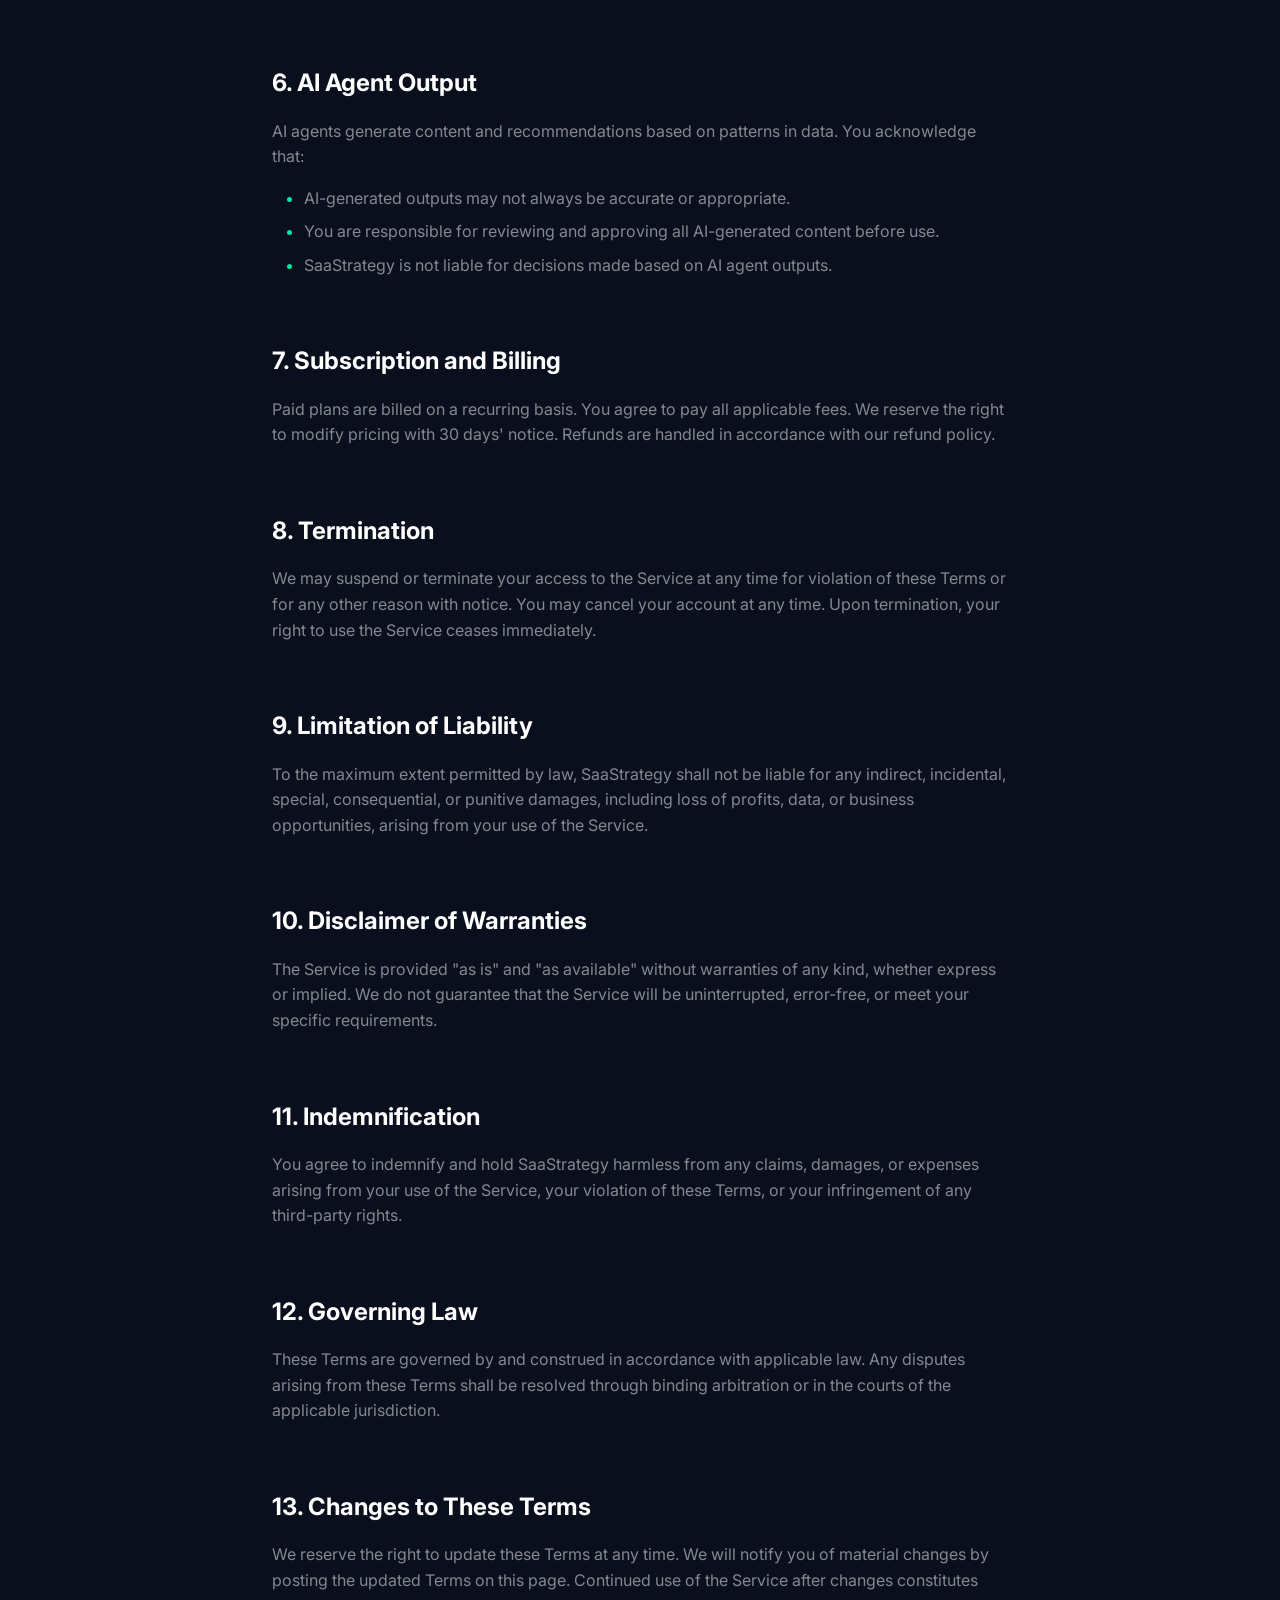
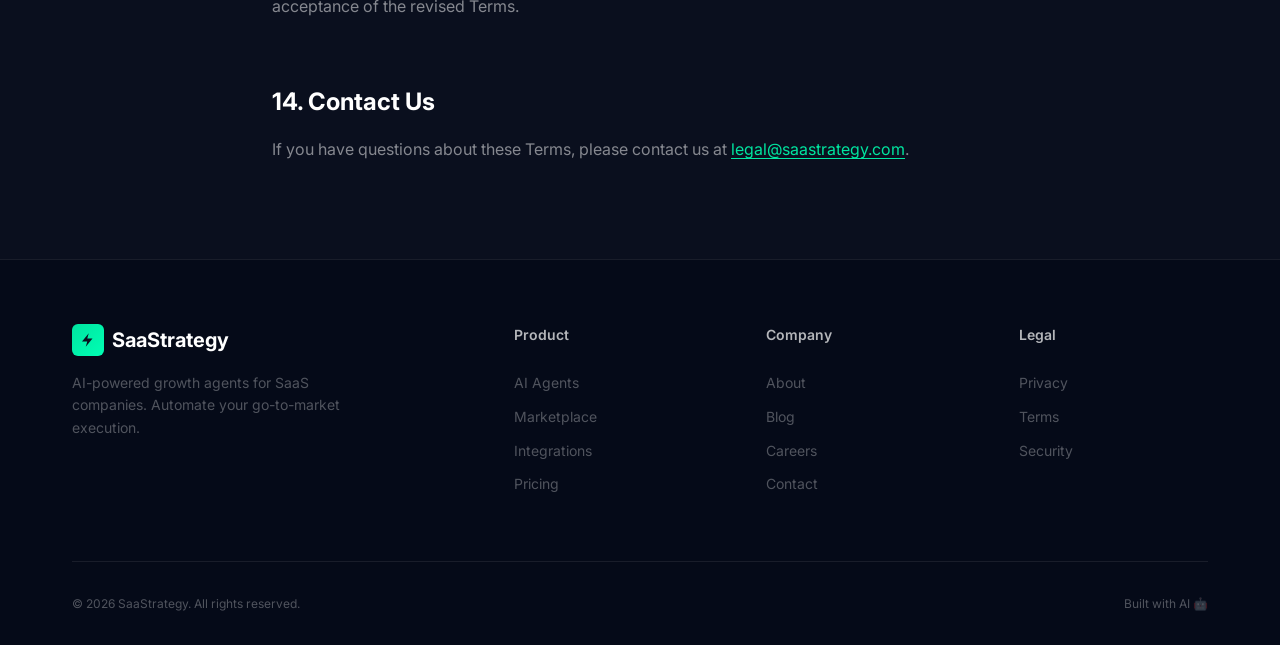
<file: terms.html>
<!DOCTYPE html>
<html lang="en">

<head>
    <meta charset="UTF-8">
    <meta name="viewport" content="width=device-width, initial-scale=1.0">
    <title>Terms of Use — SaaStrategy</title>
    <meta name="description"
        content="SaaStrategy Terms of Use. Read the terms and conditions governing your use of our platform.">
    <link rel="stylesheet" href="index.css">
    <link rel="icon" type="image/svg+xml"
        href="data:image/svg+xml,<svg xmlns='http://www.w3.org/2000/svg' viewBox='0 0 100 100'><rect fill='%2300e5a0' rx='15' width='100' height='100'/><text x='50' y='68' font-size='60' text-anchor='middle' fill='%230a0f1e'>S</text></svg>">
    <style>
        .legal-page {
            padding: 160px 0 80px;
        }

        .legal-page__back {
            display: inline-flex;
            align-items: center;
            gap: 6px;
            font-size: var(--fs-small);
            color: var(--white-50);
            margin-bottom: var(--space-2xl);
            transition: color var(--transition-fast);
        }

        .legal-page__back:hover {
            color: var(--aqua-500);
        }

        .legal-page__back svg {
            width: 16px;
            height: 16px;
        }

        .legal-page__title {
            font-size: var(--fs-h1);
            font-weight: var(--fw-extrabold);
            color: var(--white);
            margin-bottom: var(--space-sm);
        }

        .legal-page__updated {
            font-size: var(--fs-small);
            color: var(--white-30);
            margin-bottom: var(--space-4xl);
        }

        .legal-page__content h2 {
            font-size: var(--fs-h3);
            font-weight: var(--fw-bold);
            color: var(--white);
            margin-top: var(--space-3xl);
            margin-bottom: var(--space-md);
        }

        .legal-page__content h2:first-child {
            margin-top: 0;
        }

        .legal-page__content p {
            font-size: var(--fs-body);
            color: var(--white-50);
            line-height: var(--lh-normal);
            margin-bottom: var(--space-md);
        }

        .legal-page__content ul {
            margin-bottom: var(--space-md);
            padding-left: var(--space-xl);
        }

        .legal-page__content li {
            font-size: var(--fs-body);
            color: var(--white-50);
            line-height: var(--lh-normal);
            margin-bottom: var(--space-sm);
            list-style: disc;
        }

        .legal-page__content li::marker {
            color: var(--aqua-500);
        }

        .legal-page__content a {
            color: var(--aqua-500);
            text-decoration: underline;
            text-underline-offset: 3px;
        }

        .legal-page__content a:hover {
            color: var(--aqua-400);
        }
    </style>
</head>

<body>

    <!-- ============= NAVBAR ============= -->
    <nav class="navbar scrolled" id="navbar">
        <div class="container navbar__inner">
            <a href="index.html" class="navbar__logo">
                <div class="navbar__logo-icon">
                    <svg viewBox="0 0 24 24">
                        <path d="M13 3L4 14h7l-2 7 9-11h-7l2-7z" />
                    </svg>
                </div>
                SaaStrategy
            </a>
            <ul class="navbar__links">
                <li><a href="index.html#agents" class="navbar__link">Agents</a></li>
                <li><a href="index.html#marketplace" class="navbar__link">Marketplace</a></li>
                <li><a href="index.html#how-it-works" class="navbar__link">How it works</a></li>
                <li><a href="index.html#benefits" class="navbar__link">Benefits</a></li>
                <li><a href="index.html#founder" class="navbar__link">About</a></li>
            </ul>
            <div class="navbar__actions">
                <a href="https://app.saastrategy.com" class="btn btn--primary btn--sm">Start free</a>
            </div>
            <button class="navbar__hamburger" id="hamburger" aria-label="Menu">
                <span></span><span></span><span></span>
            </button>
        </div>
    </nav>

    <!-- ============= TERMS CONTENT ============= -->
    <section class="legal-page">
        <div class="container container--narrow">
            <a href="index.html" class="legal-page__back">
                <svg viewBox="0 0 24 24" fill="none" stroke="currentColor" stroke-width="2" stroke-linecap="round"
                    stroke-linejoin="round">
                    <path d="M19 12H5M12 19l-7-7 7-7" />
                </svg>
                Back to home
            </a>
            <h1 class="legal-page__title">Terms of Use</h1>
            <p class="legal-page__updated">Last updated: March 4, 2026</p>

            <div class="legal-page__content">
                <h2>1. Acceptance of Terms</h2>
                <p>By accessing or using the SaaStrategy platform ("Service"), you agree to be bound by these Terms of
                    Use ("Terms"). If you do not agree to these Terms, you may not access or use the Service.</p>

                <h2>2. Description of Service</h2>
                <p>SaaStrategy provides an AI-powered growth platform that enables users to deploy, configure, and
                    manage AI agents for lead generation, outbound messaging, content creation, and other growth-related
                    workflows for SaaS companies.</p>

                <h2>3. Account Registration</h2>
                <p>To use certain features of the Service, you must create an account. You agree to:</p>
                <ul>
                    <li>Provide accurate and complete registration information.</li>
                    <li>Maintain the security of your account credentials.</li>
                    <li>Notify us immediately of any unauthorized use of your account.</li>
                    <li>Accept responsibility for all activity that occurs under your account.</li>
                </ul>

                <h2>4. Acceptable Use</h2>
                <p>You agree not to use the Service to:</p>
                <ul>
                    <li>Violate any applicable laws, regulations, or third-party rights.</li>
                    <li>Send unsolicited or unauthorized spam, bulk messages, or phishing attempts.</li>
                    <li>Distribute malware, viruses, or other harmful code.</li>
                    <li>Attempt to gain unauthorized access to our systems or networks.</li>
                    <li>Scrape, harvest, or collect data in violation of platform terms of connected services.</li>
                    <li>Use AI agents in a manner that is deceptive, fraudulent, or misleading.</li>
                </ul>

                <h2>5. Intellectual Property</h2>
                <p>The Service, including all content, features, software, and branding, is owned by SaaStrategy and
                    protected by copyright, trademark, and other intellectual property laws. You retain ownership of
                    data you input into the platform. By using the Service, you grant us a limited license to process
                    your data solely to provide the requested functionality.</p>

                <h2>6. AI Agent Output</h2>
                <p>AI agents generate content and recommendations based on patterns in data. You acknowledge that:</p>
                <ul>
                    <li>AI-generated outputs may not always be accurate or appropriate.</li>
                    <li>You are responsible for reviewing and approving all AI-generated content before use.</li>
                    <li>SaaStrategy is not liable for decisions made based on AI agent outputs.</li>
                </ul>

                <h2>7. Subscription and Billing</h2>
                <p>Paid plans are billed on a recurring basis. You agree to pay all applicable fees. We reserve the
                    right to modify pricing with 30 days' notice. Refunds are handled in accordance with our refund
                    policy.</p>

                <h2>8. Termination</h2>
                <p>We may suspend or terminate your access to the Service at any time for violation of these Terms or
                    for any other reason with notice. You may cancel your account at any time. Upon termination, your
                    right to use the Service ceases immediately.</p>

                <h2>9. Limitation of Liability</h2>
                <p>To the maximum extent permitted by law, SaaStrategy shall not be liable for any indirect, incidental,
                    special, consequential, or punitive damages, including loss of profits, data, or business
                    opportunities, arising from your use of the Service.</p>

                <h2>10. Disclaimer of Warranties</h2>
                <p>The Service is provided "as is" and "as available" without warranties of any kind, whether express or
                    implied. We do not guarantee that the Service will be uninterrupted, error-free, or meet your
                    specific requirements.</p>

                <h2>11. Indemnification</h2>
                <p>You agree to indemnify and hold SaaStrategy harmless from any claims, damages, or expenses arising
                    from your use of the Service, your violation of these Terms, or your infringement of any third-party
                    rights.</p>

                <h2>12. Governing Law</h2>
                <p>These Terms are governed by and construed in accordance with applicable law. Any disputes arising
                    from these Terms shall be resolved through binding arbitration or in the courts of the applicable
                    jurisdiction.</p>

                <h2>13. Changes to These Terms</h2>
                <p>We reserve the right to update these Terms at any time. We will notify you of material changes by
                    posting the updated Terms on this page. Continued use of the Service after changes constitutes
                    acceptance of the revised Terms.</p>

                <h2>14. Contact Us</h2>
                <p>If you have questions about these Terms, please contact us at <a
                        href="mailto:legal@saastrategy.com">legal@saastrategy.com</a>.</p>
            </div>
        </div>
    </section>

    <!-- ============= FOOTER ============= -->
    <footer class="footer">
        <div class="container">
            <div class="footer__inner">
                <div class="footer__brand">
                    <a href="index.html" class="navbar__logo">
                        <div class="navbar__logo-icon">
                            <svg viewBox="0 0 24 24">
                                <path d="M13 3L4 14h7l-2 7 9-11h-7l2-7z" />
                            </svg>
                        </div>
                        SaaStrategy
                    </a>
                    <p class="footer__brand-desc">AI-powered growth agents for SaaS companies. Automate your
                        go-to-market execution.</p>
                </div>
                <div class="footer__col">
                    <h4 class="footer__col-title">Product</h4>
                    <ul class="footer__links">
                        <li><a href="index.html#agents" class="footer__link">AI Agents</a></li>
                        <li><a href="index.html#marketplace" class="footer__link">Marketplace</a></li>
                        <li><a href="#" class="footer__link">Integrations</a></li>
                        <li><a href="#" class="footer__link">Pricing</a></li>
                    </ul>
                </div>
                <div class="footer__col">
                    <h4 class="footer__col-title">Company</h4>
                    <ul class="footer__links">
                        <li><a href="index.html#founder" class="footer__link">About</a></li>
                        <li><a href="#" class="footer__link">Blog</a></li>
                        <li><a href="#" class="footer__link">Careers</a></li>
                        <li><a href="#" class="footer__link">Contact</a></li>
                    </ul>
                </div>
                <div class="footer__col">
                    <h4 class="footer__col-title">Legal</h4>
                    <ul class="footer__links">
                        <li><a href="privacy.html" class="footer__link">Privacy</a></li>
                        <li><a href="terms.html" class="footer__link">Terms</a></li>
                        <li><a href="#" class="footer__link">Security</a></li>
                    </ul>
                </div>
            </div>
            <div class="footer__bottom">
                <span>&copy; 2026 SaaStrategy. All rights reserved.</span>
                <span>Built with AI 🤖</span>
            </div>
        </div>
    </footer>

</body>

</html>
</file>
<file: index.css>
/* ==============================
   SaaStrategy Design System
   ============================== */

/* --- Google Fonts --- */
@import url('https://fonts.googleapis.com/css2?family=Inter:wght@300;400;500;600;700;800;900&display=swap');

/* --- CSS Custom Properties --- */
:root {
  /* Colors */
  --navy-950: #050a18;
  --navy-900: #0a0f1e;
  --navy-800: #0d1529;
  --navy-700: #111d38;
  --navy-600: #162344;
  --navy-500: #1e3058;
  --navy-400: #2a4070;

  --aqua-500: #00e5a0;
  --aqua-400: #00ffb4;
  --aqua-300: #33ffc6;
  --aqua-200: #80ffd9;
  --aqua-glow: rgba(0, 229, 160, 0.15);
  --aqua-glow-strong: rgba(0, 229, 160, 0.3);

  --white: #ffffff;
  --white-90: rgba(255, 255, 255, 0.9);
  --white-70: rgba(255, 255, 255, 0.7);
  --white-50: rgba(255, 255, 255, 0.5);
  --white-30: rgba(255, 255, 255, 0.3);
  --white-15: rgba(255, 255, 255, 0.15);
  --white-08: rgba(255, 255, 255, 0.08);
  --white-05: rgba(255, 255, 255, 0.05);
  --white-03: rgba(255, 255, 255, 0.03);

  /* Typography */
  --font-family: 'Inter', -apple-system, BlinkMacSystemFont, 'Segoe UI', sans-serif;
  --fs-display: clamp(2.5rem, 5vw, 4.5rem);
  --fs-h1: clamp(2rem, 4vw, 3.5rem);
  --fs-h2: clamp(1.75rem, 3vw, 2.75rem);
  --fs-h3: clamp(1.25rem, 2vw, 1.5rem);
  --fs-body-lg: 1.125rem;
  --fs-body: 1rem;
  --fs-small: 0.875rem;
  --fs-xs: 0.75rem;

  --lh-tight: 1.1;
  --lh-snug: 1.25;
  --lh-normal: 1.6;

  --fw-light: 300;
  --fw-regular: 400;
  --fw-medium: 500;
  --fw-semibold: 600;
  --fw-bold: 700;
  --fw-extrabold: 800;

  /* Spacing */
  --space-xs: 0.25rem;
  --space-sm: 0.5rem;
  --space-md: 1rem;
  --space-lg: 1.5rem;
  --space-xl: 2rem;
  --space-2xl: 3rem;
  --space-3xl: 4rem;
  --space-4xl: 6rem;
  --space-5xl: 8rem;
  --space-6xl: 10rem;

  /* Borders & Radius */
  --radius-sm: 6px;
  --radius-md: 10px;
  --radius-lg: 16px;
  --radius-xl: 24px;
  --radius-full: 9999px;
  --border-subtle: 1px solid var(--white-08);
  --border-light: 1px solid var(--white-15);

  /* Shadows */
  --shadow-card: 0 4px 24px rgba(0, 0, 0, 0.3), 0 1px 2px rgba(0, 0, 0, 0.2);
  --shadow-glow: 0 0 40px rgba(0, 229, 160, 0.1);
  --shadow-glow-strong: 0 0 60px rgba(0, 229, 160, 0.2);

  /* Transitions */
  --transition-fast: 150ms ease;
  --transition-base: 250ms ease;
  --transition-slow: 400ms ease;
  --transition-spring: 500ms cubic-bezier(0.34, 1.56, 0.64, 1);

  /* Layout */
  --max-width: 1200px;
  --max-width-narrow: 800px;
}

/* --- Reset & Base --- */
*,
*::before,
*::after {
  margin: 0;
  padding: 0;
  box-sizing: border-box;
}

html {
  scroll-behavior: smooth;
  -webkit-font-smoothing: antialiased;
  -moz-osx-font-smoothing: grayscale;
}

body {
  font-family: var(--font-family);
  font-size: var(--fs-body);
  line-height: var(--lh-normal);
  color: var(--white-90);
  background-color: var(--navy-900);
  overflow-x: hidden;
}

a {
  color: var(--aqua-500);
  text-decoration: none;
  transition: color var(--transition-fast);
}

a:hover {
  color: var(--aqua-400);
}

img {
  max-width: 100%;
  display: block;
}

button {
  font-family: var(--font-family);
  cursor: pointer;
  border: none;
  outline: none;
}

ul, ol {
  list-style: none;
}

/* --- Utility Classes --- */
.container {
  max-width: var(--max-width);
  margin: 0 auto;
  padding: 0 var(--space-xl);
}

.container--narrow {
  max-width: var(--max-width-narrow);
}

.section {
  padding: var(--space-5xl) 0;
  position: relative;
}

.section-label {
  display: inline-flex;
  align-items: center;
  gap: var(--space-sm);
  font-size: var(--fs-xs);
  font-weight: var(--fw-semibold);
  text-transform: uppercase;
  letter-spacing: 0.15em;
  color: var(--aqua-500);
  margin-bottom: var(--space-lg);
  padding: var(--space-xs) var(--space-md);
  background: var(--aqua-glow);
  border: 1px solid rgba(0, 229, 160, 0.2);
  border-radius: var(--radius-full);
}

.section-title {
  font-size: var(--fs-h2);
  font-weight: var(--fw-bold);
  line-height: var(--lh-tight);
  color: var(--white);
  margin-bottom: var(--space-md);
}

.section-subtitle {
  font-size: var(--fs-body-lg);
  color: var(--white-50);
  line-height: var(--lh-normal);
  max-width: 600px;
}

.text-center {
  text-align: center;
}

.mx-auto {
  margin-left: auto;
  margin-right: auto;
}

.text-gradient {
  background: linear-gradient(135deg, var(--aqua-400), var(--aqua-500), #00b4d8);
  -webkit-background-clip: text;
  -webkit-text-fill-color: transparent;
  background-clip: text;
}

/* --- Buttons --- */
.btn {
  display: inline-flex;
  align-items: center;
  justify-content: center;
  gap: var(--space-sm);
  padding: 0.75rem 1.75rem;
  font-size: var(--fs-small);
  font-weight: var(--fw-semibold);
  border-radius: var(--radius-md);
  transition: all var(--transition-base);
  position: relative;
  overflow: hidden;
}

.btn--primary {
  background: linear-gradient(135deg, var(--aqua-500), #00c98d);
  color: var(--navy-900);
  box-shadow: 0 0 20px rgba(0, 229, 160, 0.3), 0 2px 8px rgba(0, 0, 0, 0.3);
}

.btn--primary:hover {
  transform: translateY(-2px);
  box-shadow: 0 0 30px rgba(0, 229, 160, 0.4), 0 4px 16px rgba(0, 0, 0, 0.3);
}

.btn--primary:active {
  transform: translateY(0);
}

.btn--secondary {
  background: var(--white-05);
  color: var(--white-90);
  border: var(--border-subtle);
  backdrop-filter: blur(10px);
}

.btn--secondary:hover {
  background: var(--white-08);
  border-color: var(--white-30);
  transform: translateY(-2px);
}

.btn--ghost {
  background: transparent;
  color: var(--aqua-500);
  padding: 0.5rem 1rem;
}

.btn--ghost:hover {
  background: var(--aqua-glow);
}

.btn--sm {
  padding: 0.5rem 1.25rem;
  font-size: var(--fs-xs);
}

.btn--lg {
  padding: 1rem 2.25rem;
  font-size: var(--fs-body);
}

/* --- Navbar --- */
.navbar {
  position: fixed;
  top: 0;
  left: 0;
  right: 0;
  z-index: 1000;
  padding: var(--space-md) 0;
  transition: all var(--transition-base);
}

.navbar.scrolled {
  background: rgba(10, 15, 30, 0.85);
  backdrop-filter: blur(20px) saturate(180%);
  border-bottom: var(--border-subtle);
}

.navbar__inner {
  display: flex;
  align-items: center;
  justify-content: space-between;
}

.navbar__logo {
  display: flex;
  align-items: center;
  gap: var(--space-sm);
  font-size: 1.25rem;
  font-weight: var(--fw-bold);
  color: var(--white);
}

.navbar__logo-icon {
  width: 32px;
  height: 32px;
  background: linear-gradient(135deg, var(--aqua-500), var(--aqua-400));
  border-radius: var(--radius-sm);
  display: flex;
  align-items: center;
  justify-content: center;
}

.navbar__logo-icon svg {
  width: 18px;
  height: 18px;
  fill: var(--navy-900);
}

.navbar__links {
  display: flex;
  align-items: center;
  gap: var(--space-2xl);
}

.navbar__link {
  font-size: var(--fs-small);
  color: var(--white-50);
  font-weight: var(--fw-medium);
  transition: color var(--transition-fast);
  position: relative;
}

.navbar__link:hover {
  color: var(--white);
}

.navbar__link::after {
  content: '';
  position: absolute;
  bottom: -4px;
  left: 0;
  width: 0;
  height: 1px;
  background: var(--aqua-500);
  transition: width var(--transition-base);
}

.navbar__link:hover::after {
  width: 100%;
}

.navbar__actions {
  display: flex;
  align-items: center;
  gap: var(--space-md);
}

.navbar__hamburger {
  display: none;
  flex-direction: column;
  gap: 5px;
  background: none;
  padding: var(--space-sm);
}

.navbar__hamburger span {
  display: block;
  width: 22px;
  height: 2px;
  background: var(--white-70);
  border-radius: 2px;
  transition: all var(--transition-base);
}

/* --- Hero Section --- */
.hero {
  min-height: 100vh;
  display: flex;
  align-items: center;
  position: relative;
  padding-top: 80px;
  overflow: hidden;
}

.hero__bg {
  position: absolute;
  inset: 0;
  z-index: 0;
}

.hero__gradient-1 {
  position: absolute;
  top: -20%;
  right: -10%;
  width: 800px;
  height: 800px;
  background: radial-gradient(circle, rgba(0, 229, 160, 0.08) 0%, transparent 70%);
  animation: pulse 8s ease-in-out infinite;
}

.hero__gradient-2 {
  position: absolute;
  bottom: -30%;
  left: -15%;
  width: 600px;
  height: 600px;
  background: radial-gradient(circle, rgba(0, 180, 216, 0.06) 0%, transparent 70%);
  animation: pulse 10s ease-in-out infinite reverse;
}

.hero__grid-lines {
  position: absolute;
  inset: 0;
  background-image:
    linear-gradient(to right, var(--white-03) 1px, transparent 1px),
    linear-gradient(to bottom, var(--white-03) 1px, transparent 1px);
  background-size: 80px 80px;
  mask-image: radial-gradient(ellipse at center, black 30%, transparent 80%);
  -webkit-mask-image: radial-gradient(ellipse at center, black 30%, transparent 80%);
}

@keyframes pulse {
  0%, 100% { opacity: 0.5; transform: scale(1); }
  50% { opacity: 1; transform: scale(1.1); }
}

.hero__content {
  position: relative;
  z-index: 1;
  display: grid;
  grid-template-columns: 1fr 1fr;
  gap: var(--space-4xl);
  align-items: center;
}

.hero__text {
  max-width: 580px;
}

.hero__badge {
  display: inline-flex;
  align-items: center;
  gap: var(--space-sm);
  padding: var(--space-xs) var(--space-md) var(--space-xs) var(--space-xs);
  background: var(--white-05);
  border: var(--border-subtle);
  border-radius: var(--radius-full);
  font-size: var(--fs-xs);
  color: var(--white-70);
  margin-bottom: var(--space-xl);
  animation: fadeUp 0.6s ease both;
}

.hero__badge-dot {
  width: 8px;
  height: 8px;
  background: var(--aqua-500);
  border-radius: 50%;
  animation: blink 2s ease-in-out infinite;
  margin-left: var(--space-sm);
}

@keyframes blink {
  0%, 100% { opacity: 1; }
  50% { opacity: 0.3; }
}

.hero__title {
  font-size: var(--fs-display);
  font-weight: var(--fw-extrabold);
  line-height: var(--lh-tight);
  color: var(--white);
  margin-bottom: var(--space-xl);
  animation: fadeUp 0.6s ease 0.1s both;
}

.hero__subtitle {
  font-size: var(--fs-body-lg);
  color: var(--white-50);
  line-height: var(--lh-normal);
  margin-bottom: var(--space-2xl);
  max-width: 480px;
  animation: fadeUp 0.6s ease 0.2s both;
}

.hero__ctas {
  display: flex;
  align-items: center;
  gap: var(--space-md);
  animation: fadeUp 0.6s ease 0.3s both;
}

.hero__visual {
  display: flex;
  align-items: center;
  justify-content: center;
  position: relative;
  animation: fadeUp 0.8s ease 0.4s both;
}

.hero__visual img {
  width: 100%;
  max-width: 560px;
  border-radius: var(--radius-xl);
  filter: drop-shadow(0 0 60px rgba(0, 229, 160, 0.15));
}

@keyframes fadeUp {
  from {
    opacity: 0;
    transform: translateY(30px);
  }
  to {
    opacity: 1;
    transform: translateY(0);
  }
}

/* --- Agent System Section --- */
.agent-system {
  background: linear-gradient(180deg, var(--navy-900) 0%, var(--navy-800) 100%);
  overflow: hidden;
}

.agent-system__header {
  text-align: center;
  margin-bottom: var(--space-4xl);
}

.agent-system__visual {
  position: relative;
  max-width: 900px;
  margin: 0 auto;
  padding: var(--space-3xl);
}

.agent-system__hub {
  width: 120px;
  height: 120px;
  background: linear-gradient(135deg, var(--aqua-500), #00c98d);
  border-radius: 50%;
  display: flex;
  align-items: center;
  justify-content: center;
  margin: 0 auto;
  position: relative;
  z-index: 2;
  box-shadow: 0 0 60px rgba(0, 229, 160, 0.3), 0 0 120px rgba(0, 229, 160, 0.1);
  animation: hubPulse 3s ease-in-out infinite;
}

@keyframes hubPulse {
  0%, 100% { box-shadow: 0 0 60px rgba(0, 229, 160, 0.3), 0 0 120px rgba(0, 229, 160, 0.1); }
  50% { box-shadow: 0 0 80px rgba(0, 229, 160, 0.4), 0 0 160px rgba(0, 229, 160, 0.15); }
}

.agent-system__hub-text {
  font-size: var(--fs-xs);
  font-weight: var(--fw-bold);
  color: var(--navy-900);
  text-align: center;
  line-height: 1.2;
}

.agent-system__nodes {
  display: grid;
  grid-template-columns: repeat(5, 1fr);
  gap: var(--space-xl);
  margin-top: var(--space-3xl);
}

.agent-node {
  background: var(--white-05);
  border: var(--border-subtle);
  border-radius: var(--radius-lg);
  padding: var(--space-xl) var(--space-lg);
  text-align: center;
  position: relative;
  transition: all var(--transition-base);
  overflow: hidden;
}

.agent-node::before {
  content: '';
  position: absolute;
  top: 0;
  left: 50%;
  transform: translateX(-50%);
  width: 40px;
  height: 2px;
  background: linear-gradient(90deg, transparent, var(--aqua-500), transparent);
}

.agent-node:hover {
  background: var(--white-08);
  border-color: rgba(0, 229, 160, 0.2);
  transform: translateY(-4px);
  box-shadow: var(--shadow-glow);
}

.agent-node__icon {
  width: 48px;
  height: 48px;
  background: var(--aqua-glow);
  border-radius: var(--radius-md);
  display: flex;
  align-items: center;
  justify-content: center;
  margin: 0 auto var(--space-md);
  font-size: 1.25rem;
}

.agent-node__name {
  font-size: var(--fs-small);
  font-weight: var(--fw-semibold);
  color: var(--white);
  margin-bottom: var(--space-xs);
}

.agent-node__status {
  font-size: var(--fs-xs);
  color: var(--aqua-500);
  display: flex;
  align-items: center;
  justify-content: center;
  gap: 4px;
}

.agent-node__status::before {
  content: '';
  width: 6px;
  height: 6px;
  background: var(--aqua-500);
  border-radius: 50%;
}

/* Connection lines */
.agent-system__connections {
  position: absolute;
  inset: 0;
  z-index: 1;
  pointer-events: none;
}

.connection-line {
  stroke: url(#lineGradient);
  stroke-width: 1;
  fill: none;
  opacity: 0.4;
  stroke-dasharray: 8 4;
  animation: dashFlow 2s linear infinite;
}

@keyframes dashFlow {
  to { stroke-dashoffset: -24; }
}

/* --- Agent Marketplace --- */
.marketplace {
  background: var(--navy-900);
}

.marketplace__header {
  text-align: center;
  margin-bottom: var(--space-3xl);
}

.marketplace__grid {
  display: grid;
  grid-template-columns: repeat(3, 1fr);
  gap: var(--space-xl);
}

.agent-card {
  background: linear-gradient(145deg, var(--white-05), var(--white-03));
  border: var(--border-subtle);
  border-radius: var(--radius-lg);
  padding: var(--space-xl);
  transition: all var(--transition-base);
  position: relative;
  overflow: hidden;
}

.agent-card::after {
  content: '';
  position: absolute;
  top: 0;
  left: 0;
  right: 0;
  height: 1px;
  background: linear-gradient(90deg, transparent, var(--aqua-glow-strong), transparent);
  opacity: 0;
  transition: opacity var(--transition-base);
}

.agent-card:hover {
  transform: translateY(-6px);
  border-color: rgba(0, 229, 160, 0.2);
  box-shadow: var(--shadow-card), var(--shadow-glow);
}

.agent-card:hover::after {
  opacity: 1;
}

.agent-card__header {
  display: flex;
  align-items: center;
  gap: var(--space-md);
  margin-bottom: var(--space-md);
}

.agent-card__icon {
  width: 44px;
  height: 44px;
  background: var(--aqua-glow);
  border: 1px solid rgba(0, 229, 160, 0.15);
  border-radius: var(--radius-md);
  display: flex;
  align-items: center;
  justify-content: center;
  font-size: 1.2rem;
  flex-shrink: 0;
}

.agent-card__name {
  font-size: var(--fs-body);
  font-weight: var(--fw-semibold);
  color: var(--white);
}

.agent-card__tag {
  font-size: var(--fs-xs);
  color: var(--aqua-500);
  margin-top: 2px;
}

.agent-card__desc {
  font-size: var(--fs-small);
  color: var(--white-50);
  line-height: var(--lh-normal);
  margin-bottom: var(--space-lg);
}

.agent-card__footer {
  display: flex;
  align-items: center;
  justify-content: space-between;
}

.agent-card__runs {
  font-size: var(--fs-xs);
  color: var(--white-30);
}

/* --- How It Works --- */
.how-it-works {
  background: linear-gradient(180deg, var(--navy-900) 0%, var(--navy-800) 50%, var(--navy-900) 100%);
}

.how-it-works__header {
  text-align: center;
  margin-bottom: var(--space-4xl);
}

.how-it-works__steps {
  display: grid;
  grid-template-columns: repeat(3, 1fr);
  gap: var(--space-xl);
  position: relative;
}

.how-it-works__steps::before {
  content: '';
  position: absolute;
  top: 40px;
  left: 15%;
  right: 15%;
  height: 1px;
  background: linear-gradient(90deg, transparent, var(--aqua-500), var(--aqua-500), transparent);
  opacity: 0.2;
}

.step-card {
  text-align: center;
  position: relative;
}

.step-card__number {
  width: 80px;
  height: 80px;
  border-radius: 50%;
  background: var(--white-05);
  border: var(--border-light);
  display: flex;
  align-items: center;
  justify-content: center;
  margin: 0 auto var(--space-xl);
  position: relative;
  z-index: 1;
  transition: all var(--transition-base);
}

.step-card:hover .step-card__number {
  border-color: rgba(0, 229, 160, 0.3);
  box-shadow: var(--shadow-glow);
}

.step-card__number span {
  font-size: 1.75rem;
  font-weight: var(--fw-bold);
  background: linear-gradient(135deg, var(--aqua-500), var(--aqua-400));
  -webkit-background-clip: text;
  -webkit-text-fill-color: transparent;
  background-clip: text;
}

.step-card__icon {
  font-size: 2rem;
  margin-bottom: var(--space-md);
}

.step-card__title {
  font-size: var(--fs-h3);
  font-weight: var(--fw-semibold);
  color: var(--white);
  margin-bottom: var(--space-sm);
}

.step-card__desc {
  font-size: var(--fs-small);
  color: var(--white-50);
  line-height: var(--lh-normal);
  max-width: 280px;
  margin: 0 auto;
}

/* --- Benefits --- */
.benefits {
  background: var(--navy-900);
}

.benefits__header {
  text-align: center;
  margin-bottom: var(--space-4xl);
}

.benefits__grid {
  display: grid;
  grid-template-columns: repeat(2, 1fr);
  gap: var(--space-xl);
}

.benefit-card {
  background: var(--white-03);
  border: var(--border-subtle);
  border-radius: var(--radius-lg);
  padding: var(--space-2xl);
  display: flex;
  gap: var(--space-xl);
  transition: all var(--transition-base);
}

.benefit-card:hover {
  background: var(--white-05);
  border-color: var(--white-15);
  transform: translateY(-2px);
}

.benefit-card__icon {
  width: 56px;
  height: 56px;
  min-width: 56px;
  background: var(--aqua-glow);
  border-radius: var(--radius-md);
  display: flex;
  align-items: center;
  justify-content: center;
  font-size: 1.5rem;
}

.benefit-card__title {
  font-size: var(--fs-body-lg);
  font-weight: var(--fw-semibold);
  color: var(--white);
  margin-bottom: var(--space-sm);
}

.benefit-card__desc {
  font-size: var(--fs-small);
  color: var(--white-50);
  line-height: var(--lh-normal);
}

.benefit-card__stat {
  font-size: var(--fs-h2);
  font-weight: var(--fw-bold);
  color: var(--aqua-500);
  margin-top: var(--space-md);
}

/* --- Founder Section --- */
.founder {
  background: linear-gradient(180deg, var(--navy-900) 0%, var(--navy-800) 100%);
}

.founder__inner {
  display: grid;
  grid-template-columns: auto 1fr;
  gap: var(--space-4xl);
  align-items: center;
  max-width: 900px;
  margin: 0 auto;
}

.founder__image-wrapper {
  position: relative;
}

.founder__image {
  width: 200px;
  height: 200px;
  border-radius: 50%;
  object-fit: cover;
  border: 3px solid var(--white-08);
  box-shadow: 0 0 40px rgba(0, 229, 160, 0.1);
}

.founder__image-glow {
  position: absolute;
  inset: -10px;
  border-radius: 50%;
  background: conic-gradient(from 0deg, transparent, var(--aqua-glow), transparent, var(--aqua-glow), transparent);
  animation: spin 8s linear infinite;
  z-index: -1;
}

@keyframes spin {
  to { transform: rotate(360deg); }
}

.founder__label {
  font-size: var(--fs-xs);
  font-weight: var(--fw-semibold);
  text-transform: uppercase;
  letter-spacing: 0.15em;
  color: var(--aqua-500);
  margin-bottom: var(--space-md);
}

.founder__name {
  font-size: var(--fs-h2);
  font-weight: var(--fw-bold);
  color: var(--white);
  margin-bottom: var(--space-sm);
}

.founder__role {
  font-size: var(--fs-body);
  color: var(--aqua-500);
  font-weight: var(--fw-medium);
  margin-bottom: var(--space-lg);
}

.founder__bio {
  font-size: var(--fs-body);
  color: var(--white-50);
  line-height: var(--lh-normal);
  max-width: 500px;
}

.founder__socials {
  display: flex;
  gap: var(--space-md);
  margin-top: var(--space-xl);
}

.founder__social-link {
  width: 40px;
  height: 40px;
  background: var(--white-05);
  border: var(--border-subtle);
  border-radius: var(--radius-md);
  display: flex;
  align-items: center;
  justify-content: center;
  color: var(--white-50);
  transition: all var(--transition-base);
}

.founder__social-link:hover {
  background: var(--aqua-glow);
  border-color: rgba(0, 229, 160, 0.2);
  color: var(--aqua-500);
}

/* --- Final CTA --- */
.final-cta {
  background: var(--navy-900);
  padding: var(--space-6xl) 0;
  position: relative;
  overflow: hidden;
}

.final-cta__bg {
  position: absolute;
  inset: 0;
  background: radial-gradient(ellipse at center, rgba(0, 229, 160, 0.06) 0%, transparent 60%);
}

.final-cta__content {
  position: relative;
  z-index: 1;
  text-align: center;
}

.final-cta__title {
  font-size: var(--fs-h1);
  font-weight: var(--fw-extrabold);
  color: var(--white);
  margin-bottom: var(--space-md);
}

.final-cta__subtitle {
  font-size: var(--fs-body-lg);
  color: var(--white-50);
  margin-bottom: var(--space-2xl);
}

.final-cta__btn-group {
  display: flex;
  align-items: center;
  justify-content: center;
  gap: var(--space-md);
}

/* --- Footer --- */
.footer {
  background: var(--navy-950);
  border-top: var(--border-subtle);
  padding: var(--space-3xl) 0 var(--space-xl);
}

.footer__inner {
  display: grid;
  grid-template-columns: 2fr repeat(3, 1fr);
  gap: var(--space-3xl);
  margin-bottom: var(--space-3xl);
}

.footer__brand-desc {
  font-size: var(--fs-small);
  color: var(--white-30);
  line-height: var(--lh-normal);
  margin-top: var(--space-md);
  max-width: 300px;
}

.footer__col-title {
  font-size: var(--fs-small);
  font-weight: var(--fw-semibold);
  color: var(--white-70);
  margin-bottom: var(--space-lg);
}

.footer__links {
  display: flex;
  flex-direction: column;
  gap: var(--space-sm);
}

.footer__link {
  font-size: var(--fs-small);
  color: var(--white-30);
  transition: color var(--transition-fast);
}

.footer__link:hover {
  color: var(--white-70);
}

.footer__bottom {
  display: flex;
  align-items: center;
  justify-content: space-between;
  padding-top: var(--space-xl);
  border-top: var(--border-subtle);
  font-size: var(--fs-xs);
  color: var(--white-30);
}

/* --- Scroll Animations --- */
.reveal {
  opacity: 0;
  transform: translateY(40px);
  transition: all 0.8s cubic-bezier(0.16, 1, 0.3, 1);
}

.reveal.visible {
  opacity: 1;
  transform: translateY(0);
}

.reveal-delay-1 { transition-delay: 0.1s; }
.reveal-delay-2 { transition-delay: 0.2s; }
.reveal-delay-3 { transition-delay: 0.3s; }
.reveal-delay-4 { transition-delay: 0.4s; }
.reveal-delay-5 { transition-delay: 0.5s; }

/* --- Responsive --- */
@media (max-width: 1024px) {
  .hero__content {
    grid-template-columns: 1fr;
    text-align: center;
  }

  .hero__subtitle {
    margin-left: auto;
    margin-right: auto;
  }

  .hero__ctas {
    justify-content: center;
  }

  .hero__visual {
    order: -1;
  }

  .hero__visual img {
    max-width: 400px;
  }

  .agent-system__nodes {
    grid-template-columns: repeat(3, 1fr);
  }

  .marketplace__grid {
    grid-template-columns: repeat(2, 1fr);
  }

  .benefits__grid {
    grid-template-columns: 1fr;
  }

  .founder__inner {
    grid-template-columns: 1fr;
    text-align: center;
  }

  .founder__image {
    margin: 0 auto;
  }

  .founder__bio {
    margin: 0 auto;
  }

  .founder__socials {
    justify-content: center;
  }

  .footer__inner {
    grid-template-columns: 1fr 1fr;
    gap: var(--space-2xl);
  }
}

@media (max-width: 768px) {
  .section {
    padding: var(--space-4xl) 0;
  }

  .navbar__links {
    display: none;
  }

  .navbar__hamburger {
    display: flex;
  }

  .agent-system__nodes {
    grid-template-columns: repeat(2, 1fr);
  }

  .marketplace__grid {
    grid-template-columns: 1fr;
  }

  .how-it-works__steps {
    grid-template-columns: 1fr;
    gap: var(--space-2xl);
  }

  .how-it-works__steps::before {
    display: none;
  }

  .footer__inner {
    grid-template-columns: 1fr;
  }

  .footer__bottom {
    flex-direction: column;
    gap: var(--space-md);
  }
}

@media (max-width: 480px) {
  .container {
    padding: 0 var(--space-md);
  }

  .agent-system__nodes {
    grid-template-columns: 1fr;
  }

  .final-cta__btn-group {
    flex-direction: column;
  }
}
</file>
